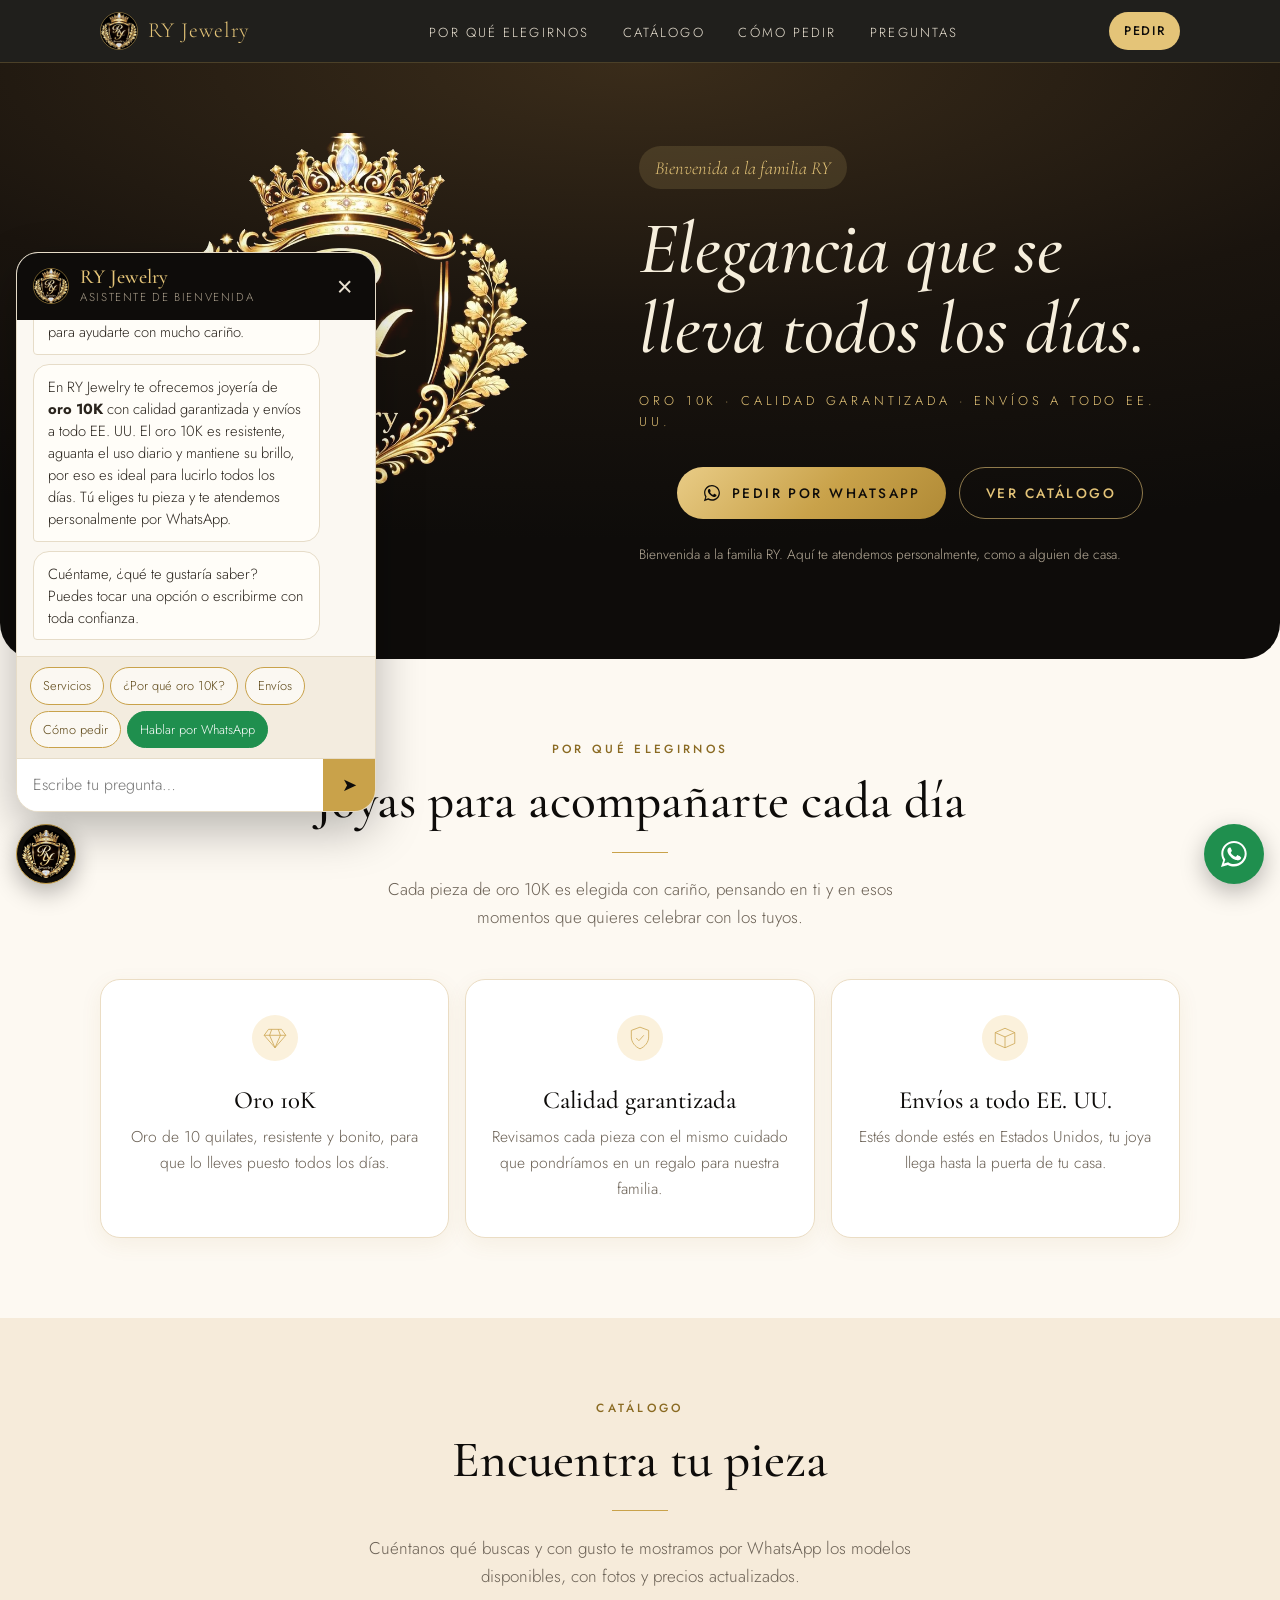
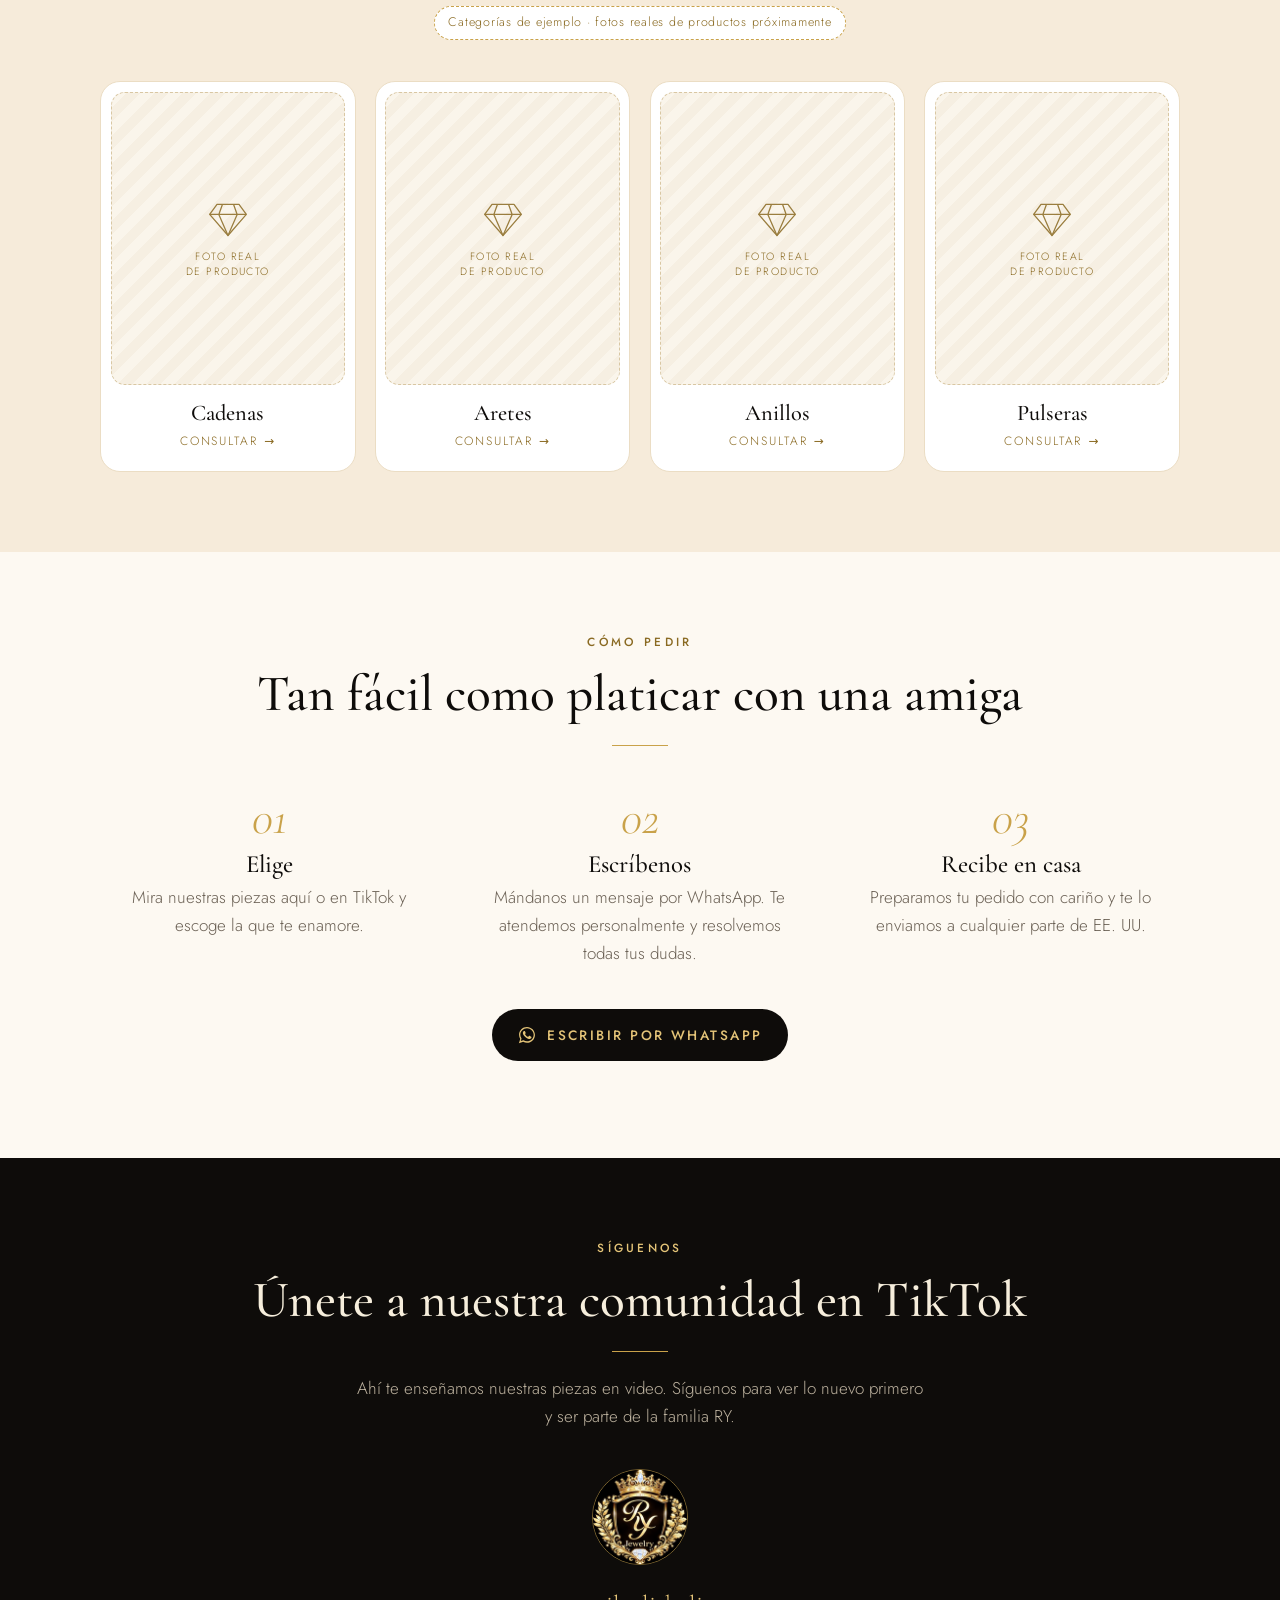
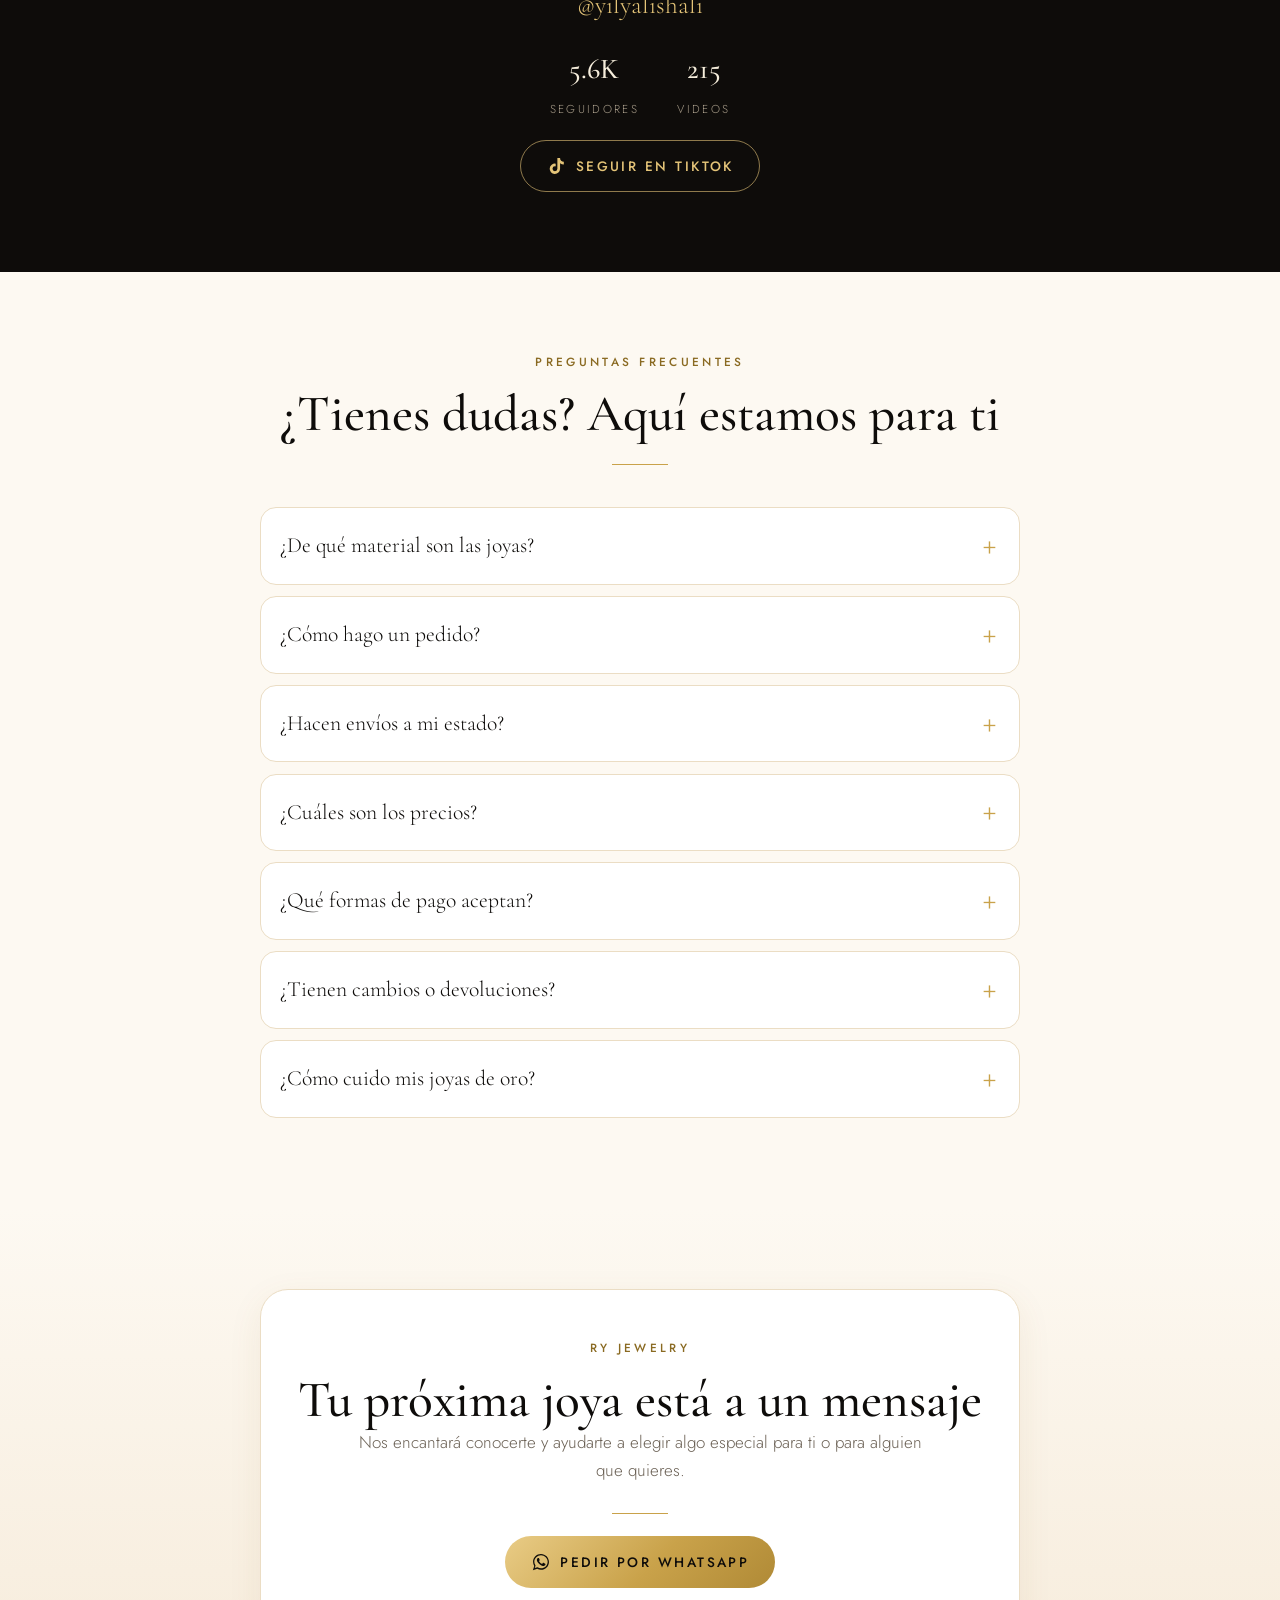
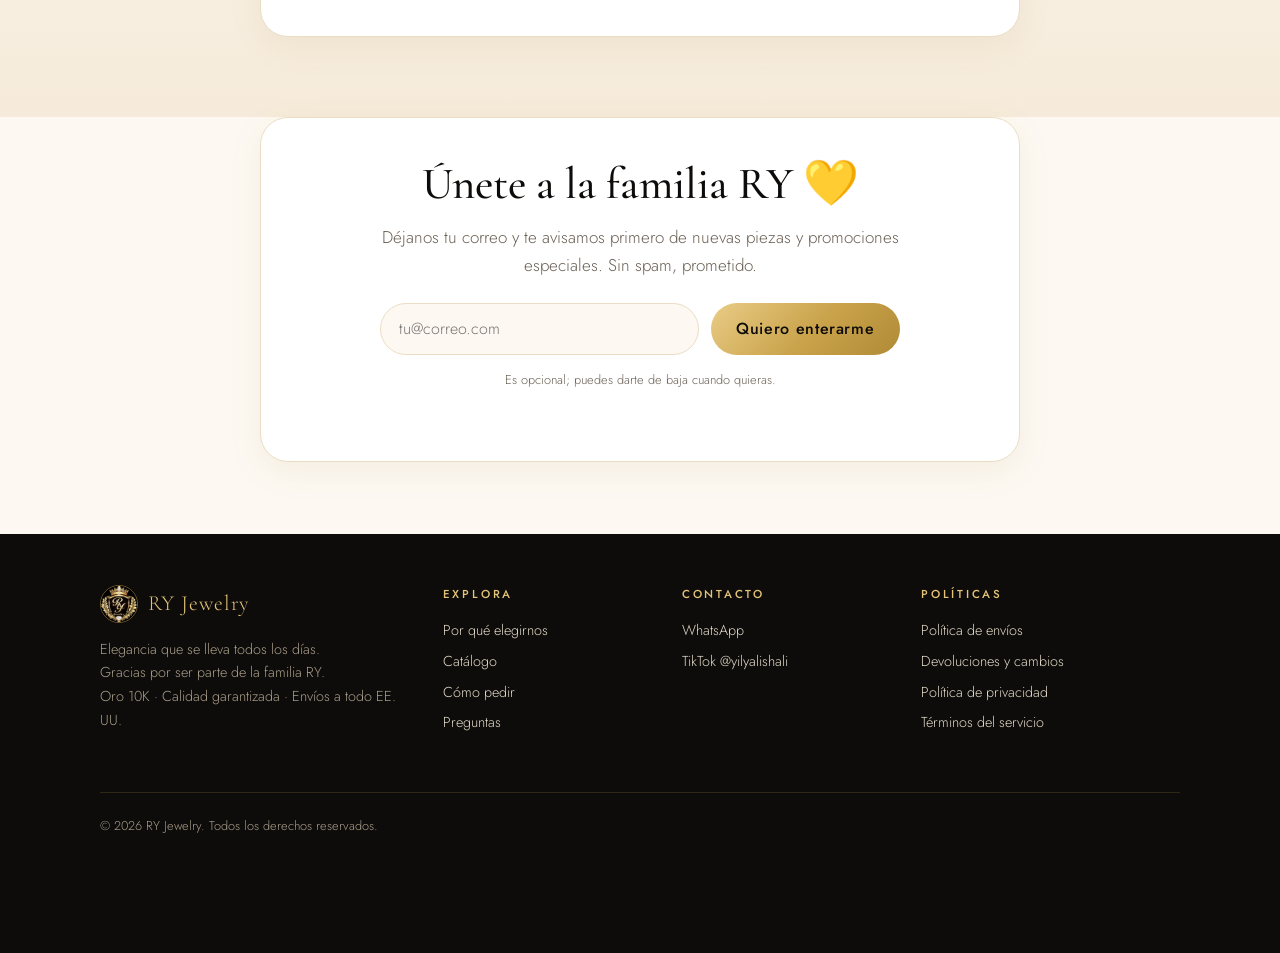
<file: index.html>
<!doctype html>
<html lang="es">
<head>
<meta charset="utf-8">
<meta name="viewport" content="width=device-width, initial-scale=1, viewport-fit=cover">
<title>RY Jewelry · Joyería de oro 10K · Envíos a todo EE. UU.</title>
<meta name="description" content="RY Jewelry: joyería de oro 10K. Elegancia que se lleva todos los días. Calidad garantizada y envíos a todo EE. UU. Pide por WhatsApp.">
<meta name="robots" content="noindex, nofollow">
<meta name="theme-color" content="#0E0C0A">
<meta property="og:type" content="website">
<meta property="og:url" content="https://jose31072000.github.io/ry-jewelry/">
<meta property="og:site_name" content="RY Jewelry">
<meta property="og:locale" content="es_US">
<meta property="og:title" content="RY Jewelry · Elegancia que se lleva todos los días">
<meta property="og:description" content="Joyería de oro 10K con calidad garantizada. Envíos a todo EE. UU. Pide por WhatsApp.">
<meta property="og:image" content="https://jose31072000.github.io/ry-jewelry/img/og.jpg">
<meta property="og:image:width" content="1200">
<meta property="og:image:height" content="630">
<meta property="og:image:alt" content="Logotipo de RY Jewelry: escudo dorado con corona y las iniciales RY">
<meta name="twitter:card" content="summary_large_image">
<meta name="twitter:title" content="RY Jewelry · Elegancia que se lleva todos los días">
<meta name="twitter:description" content="Joyería de oro 10K con calidad garantizada. Envíos a todo EE. UU.">
<meta name="twitter:image" content="https://jose31072000.github.io/ry-jewelry/img/og.jpg">
<link rel="icon" href="favicon.ico" sizes="any">
<link rel="icon" type="image/png" sizes="32x32" href="img/icon-32.png">
<link rel="apple-touch-icon" href="img/icon-180.png">
<link rel="manifest" href="site.webmanifest">
<link rel="stylesheet" href="chatbot.css">
<link rel="preconnect" href="https://fonts.googleapis.com">
<link rel="preconnect" href="https://fonts.gstatic.com" crossorigin>
<link href="https://fonts.googleapis.com/css2?family=Cormorant+Garamond:ital,wght@0,500;0,600;1,500&family=Jost:wght@300;400;500&display=swap" rel="stylesheet">
<script type="application/ld+json">
{"@context":"https://schema.org","@type":"JewelryStore","name":"RY Jewelry","slogan":"Elegancia que se lleva todos los días.","description":"Joyería de oro 10K. Calidad garantizada. Envíos a todo EE. UU.","image":"img/logo-ry.jpg","sameAs":["https://www.tiktok.com/@yilyalishali"],"areaServed":"US"}
</script>
<style>
:root{
  --ink:#0E0C0A; --ink-2:#1A1612; --ivory:#FDF9F2; --cream:#F6EBDA; --line:#EBDDC4;
  --gold:#C9A24A; --gold-2:#E4C478; --gold-deep:#8A6A22; --text:#2A241D; --muted:#6B6155;
  --wa:#1F8F4E;
  --serif:"Cormorant Garamond", "Times New Roman", Georgia, serif;
  --sans:"Jost", system-ui, -apple-system, "Segoe UI", sans-serif;
  --r:999px; --rc:20px; --max:1120px;
}
*{box-sizing:border-box}
html{scroll-behavior:smooth;-webkit-text-size-adjust:100%}
@media (prefers-reduced-motion:reduce){html{scroll-behavior:auto}*{animation:none!important;transition:none!important}}
body{margin:0;font-family:var(--sans);font-weight:300;color:var(--text);background:var(--ivory);line-height:1.65;font-size:17px}
img{max-width:100%;display:block}
a{color:inherit}
:focus-visible{outline:2px solid var(--gold);outline-offset:3px}
.skip{position:absolute;left:-999px;top:0;background:var(--gold);color:var(--ink);padding:.6rem 1rem;z-index:100}
.skip:focus{left:1rem;top:1rem}
.wrap{max-width:var(--max);margin:0 auto;padding:0 1.25rem}
.eyebrow{font-family:var(--sans);font-size:.74rem;letter-spacing:.28em;text-transform:uppercase;color:var(--gold-deep);font-weight:500;margin:0 0 .9rem}
h1,h2,h3{font-family:var(--serif);font-weight:500;line-height:1.1;margin:0;color:var(--ink)}
h2{font-size:clamp(2.1rem,6vw,3.2rem)}
h3{font-size:1.55rem}
.rule{width:56px;height:1px;background:var(--gold);margin:1.4rem 0}
.center{text-align:center}.center .rule{margin-left:auto;margin-right:auto}
section{padding:5rem 0}
.lead{color:var(--muted);max-width:36rem}
.center .lead{margin:0 auto}

/* Header */
header.top{position:sticky;top:0;z-index:40;background:rgba(14,12,10,.92);backdrop-filter:blur(8px);-webkit-backdrop-filter:blur(8px);border-bottom:1px solid rgba(201,162,74,.25)}
.top .wrap{display:flex;align-items:center;justify-content:space-between;height:62px}
.brand{display:flex;align-items:center;gap:.6rem;text-decoration:none;color:var(--gold-2);font-family:var(--serif);font-size:1.35rem;letter-spacing:.04em}
.brand img{width:38px;height:38px;border-radius:50%;border:1px solid rgba(201,162,74,.5)}
nav.links{display:none}
nav.links a{color:#E9E1D1;text-decoration:none;font-size:.82rem;letter-spacing:.16em;text-transform:uppercase;margin-left:1.8rem}
nav.links a:hover{color:var(--gold-2)}
.top .cta-sm{border-radius:99px!important;font-size:.78rem;letter-spacing:.14em;text-transform:uppercase;color:var(--ink);background:var(--gold-2);padding:.55rem .9rem;text-decoration:none;border-radius:var(--r);font-weight:500}
@media(min-width:880px){nav.links{display:block}}

/* Buttons */
.btn{display:inline-flex;align-items:center;justify-content:center;gap:.6rem;min-height:52px;padding:0 1.6rem;border-radius:var(--r);text-decoration:none;font-family:var(--sans);font-weight:500;font-size:.85rem;letter-spacing:.18em;text-transform:uppercase;transition:background .2s,color .2s,border-color .2s}
.btn-gold{background:linear-gradient(135deg,#E9CC86,#C9A24A 55%,#B08A36);color:var(--ink)}
.btn-gold:hover{filter:brightness(1.06);transform:translateY(-2px);box-shadow:0 8px 20px rgba(201,162,74,.35)}
.btn{transition:transform .2s ease,box-shadow .2s ease,background .2s,color .2s}
.btn-ghost{border:1px solid rgba(228,196,120,.6);color:var(--gold-2)}
.btn-ghost:hover{background:rgba(228,196,120,.1)}
.btn-dark{background:var(--ink);color:var(--gold-2)}
.btn-dark:hover{background:var(--ink-2)}
.btn svg{width:20px;height:20px;flex:none}

/* Hero */
.hero{border-radius:0 0 36px 36px;background:radial-gradient(120% 80% at 50% 0%,#3A2C1A 0%,#1A140E 55%,var(--ink) 100%);color:#EFE7D8;padding:3rem 0 4.5rem;text-align:center;overflow:hidden}
.hero .crest{width:min(78vw,340px);height:auto;margin:0 auto;mix-blend-mode:lighten}
@media(min-width:880px){.hero{padding:4rem 0 5rem;text-align:left}.hero .wrap{display:grid;grid-template-columns:1fr 1.1fr;align-items:center;gap:3rem}.hero .crest{width:100%;max-width:440px}.hero .actions{justify-content:flex-start;margin:2.2rem 0 0}}
.hero h1{color:#F6EEDC;font-size:clamp(2.6rem,9vw,4.6rem);font-style:italic;margin-top:1.2rem}
.hero .welcome{display:inline-block;margin:1.2rem 0 0;padding:.4rem 1rem;border-radius:99px;background:rgba(228,196,120,.14);color:var(--gold-2);font-family:var(--serif);font-style:italic;font-size:1.15rem}
.hero .sub{font-size:.8rem;letter-spacing:.3em;text-transform:uppercase;color:var(--gold-2);margin:1.2rem 0 0}
.hero .actions{display:flex;flex-direction:column;gap:.8rem;margin:2.2rem auto 0;max-width:340px}
@media(min-width:640px){.hero .actions{flex-direction:row;max-width:none;justify-content:center}}
.hero .note{margin-top:1.5rem;font-size:.85rem;color:#B9AE9B}

/* Value props */
.props{display:grid;gap:1rem;margin-top:3rem}
@media(min-width:760px){.props{grid-template-columns:repeat(3,1fr)}}
.prop{background:#fff;padding:2.2rem 1.6rem;text-align:center;border:1px solid var(--line);border-radius:var(--rc);box-shadow:0 6px 22px rgba(138,106,34,.07);transition:transform .25s ease,box-shadow .25s ease}
.prop:hover{transform:translateY(-4px);box-shadow:0 12px 30px rgba(138,106,34,.13)}
.prop .ico{background:#FBF1DC;border-radius:50%;padding:10px;width:66px;height:66px}
.prop .ico{width:46px;height:46px;margin:0 auto 1.1rem;color:var(--gold)}
.prop p{color:var(--muted);margin:.6rem 0 0;font-size:.98rem}

/* Catalog */
.cat-bg{background:var(--cream)}
.tag-note{background:#fff;display:inline-block;margin-top:1rem;font-size:.78rem;letter-spacing:.06em;color:var(--gold-deep);border:1px dashed var(--gold);padding:.35rem .8rem;border-radius:99px}
.grid{display:grid;grid-template-columns:1fr 1fr;gap:.9rem;margin-top:2.6rem}
@media(min-width:880px){.grid{grid-template-columns:repeat(4,1fr);gap:1.2rem}}
.card{background:#fff;border:1px solid var(--line);border-radius:var(--rc);overflow:hidden;transition:transform .25s ease,box-shadow .25s ease;display:flex;flex-direction:column;text-decoration:none;color:inherit}
.card:hover{transform:translateY(-4px);box-shadow:0 12px 30px rgba(138,106,34,.13)}
.card:hover .ph{border-color:var(--gold)}
.ph{position:relative;aspect-ratio:4/5;margin:.6rem;border:1px dashed #D9C7A3;border-radius:14px;display:flex;flex-direction:column;align-items:center;justify-content:center;gap:.6rem;background:repeating-linear-gradient(135deg,#FAF5EB 0 10px,#F6EFE2 10px 20px);color:var(--gold-deep);text-align:center;padding:.8rem;transition:border-color .2s}
.ph svg{width:44px;height:44px;opacity:.85}
.ph small{font-size:.66rem;letter-spacing:.14em;text-transform:uppercase;line-height:1.4}
.card .meta{padding:.4rem 1rem 1.1rem}
.card h3{font-size:1.4rem}
.card .ask{font-size:.75rem;letter-spacing:.16em;text-transform:uppercase;color:var(--gold-deep);margin-top:.3rem;display:inline-block}

/* Steps */
.steps{list-style:none;padding:0;margin:3rem 0 0;display:grid;gap:2rem;counter-reset:s}
@media(min-width:760px){.steps{grid-template-columns:repeat(3,1fr)}}
.steps li{counter-increment:s;text-align:center;padding:0 .5rem}
.steps li::before{content:counter(s,decimal-leading-zero);display:block;font-family:var(--serif);font-size:3rem;font-style:italic;color:var(--gold);line-height:1}
.steps h3{margin:.6rem 0 .3rem}
.steps p{color:var(--muted);margin:0}

/* TikTok */
.tt{background:var(--ink);color:#E9E1D1}
.tt h2{color:#F6EEDC}
.tt .lead{color:#BDB29F}
.tt-card{display:flex;flex-direction:column;align-items:center;gap:1.2rem;margin-top:2.4rem}
.tt-card img{width:96px;height:96px;border-radius:50%;border:1px solid rgba(201,162,74,.6)}
.tt-handle{font-family:var(--serif);font-size:1.6rem;color:var(--gold-2)}
.stats{display:flex;gap:2.4rem;justify-content:center}
.stats div{text-align:center}
.stats strong{display:block;font-family:var(--serif);font-size:1.8rem;font-weight:500;color:#F6EEDC}
.stats span{font-size:.72rem;letter-spacing:.2em;text-transform:uppercase;color:#A89D8A}

/* FAQ */
.faq{max-width:760px;margin:2.6rem auto 0}
details{background:#fff;border:1px solid var(--line);border-radius:16px;padding:0 1.2rem;margin-bottom:.7rem}
summary:hover{color:var(--gold-deep)}
summary{transition:color .2s;cursor:pointer;list-style:none;padding:1.25rem 2.2rem 1.25rem 0;position:relative;font-family:var(--serif);font-size:1.35rem;color:var(--ink)}
summary::-webkit-details-marker{display:none}
summary::after{content:"+";position:absolute;right:.2rem;top:50%;transform:translateY(-50%);font-family:var(--sans);font-weight:300;font-size:1.6rem;color:var(--gold)}
details[open] summary::after{content:"–"}
details p{margin:0 0 1.3rem;color:var(--muted)}
details a{color:var(--gold-deep)}

/* Final CTA */
.final{background:linear-gradient(180deg,var(--ivory),var(--cream));text-align:center}
.final .wrap{background:#fff;border:1px solid var(--line);border-radius:28px;padding:3rem 1.4rem;max-width:760px;box-shadow:0 10px 34px rgba(138,106,34,.08)}

/* Newsletter opcional */
.news{padding:0 0 4.5rem;text-align:center;scroll-margin-top:78px}
.news .card{background:#fff;border:1px solid var(--line);border-radius:28px;padding:2.6rem 1.4rem 2.2rem;max-width:760px;margin:0 auto;box-shadow:0 10px 34px rgba(138,106,34,.08)}
.news h2{font-size:clamp(2rem,5vw,2.8rem)}
.news .lead{color:var(--muted);max-width:36rem;margin:.85rem auto 0}
.news form{display:flex;flex-direction:column;align-items:stretch;gap:.7rem;margin:1.5rem auto 0;width:min(100%,520px)}
@media(min-width:680px){.news form{flex-direction:row;align-items:center}}
.news input{flex:1;min-width:0;width:100%;min-height:52px;border-radius:var(--r);border:1px solid var(--line);background:var(--ivory);color:var(--text);padding:0 1.15rem;font:inherit;font-size:16px}
.news .btn{border:0;cursor:pointer;letter-spacing:.04em;text-transform:none;font-size:1rem}
@media(max-width:679px){.news .btn{width:100%}}
.news .fine{margin:.9rem 0 0;font-size:.8rem;color:var(--muted)}
.news .msg{margin:.75rem auto 0;min-height:1.5em;max-width:36rem;font-size:.98rem}
.news .msg[data-state="error"]{color:#8A3A22}
.news .msg[data-state="ok"]{color:var(--ink)}
.news .msg a{color:var(--gold-deep);font-weight:500}

/* Footer */
footer{background:var(--ink);color:#A89D8A;padding:3.2rem 0 6.5rem;font-size:.9rem}
footer .wrap{display:grid;gap:2rem}
@media(min-width:760px){footer .wrap{grid-template-columns:1fr 1fr}}
@media(min-width:1040px){footer .wrap{grid-template-columns:1.5fr 1fr 1fr 1.25fr}}
footer h4{font-family:var(--sans);font-size:.72rem;letter-spacing:.24em;text-transform:uppercase;color:var(--gold-2);margin:0 0 .9rem;font-weight:500}
footer ul{list-style:none;padding:0;margin:0}
footer li{margin:.45rem 0}
footer a{color:#E2D9C8;text-decoration:none}
footer a:hover{color:var(--gold-2)}
footer .brand{margin-bottom:.8rem}
footer .copy{grid-column:1/-1;border-top:1px solid rgba(201,162,74,.18);padding-top:1.4rem;font-size:.8rem}

/* Floating WhatsApp */
.wa-float{position:fixed;right:16px;bottom:calc(16px + env(safe-area-inset-bottom));z-index:60;width:60px;height:60px;border-radius:50%;background:var(--wa);color:#fff;display:flex;align-items:center;justify-content:center;box-shadow:0 8px 24px rgba(0,0,0,.28);text-decoration:none}
.wa-float{transition:transform .2s ease}.wa-float:hover{background:#18763F;transform:scale(1.07)}
.wa-float svg{width:32px;height:32px}
.sr{position:absolute;width:1px;height:1px;overflow:hidden;clip:rect(0 0 0 0);white-space:nowrap}
</style>
</head>
<body>
<a class="skip" href="#contenido">Saltar al contenido</a>

<svg width="0" height="0" style="position:absolute" aria-hidden="true">
  <symbol id="i-wa" viewBox="0 0 32 32"><path fill="currentColor" d="M16 3C9 3 3.3 8.6 3.3 15.6c0 2.4.7 4.7 1.9 6.7L3 29l6.9-2.1c1.9 1 4 1.6 6.1 1.6 7 0 12.7-5.7 12.7-12.7S23 3 16 3zm0 23.1c-2 0-3.9-.6-5.5-1.6l-.4-.2-4.1 1.2 1.3-4-.3-.4c-1.1-1.7-1.7-3.6-1.7-5.6C5.3 9.8 10.1 5 16 5s10.7 4.8 10.7 10.6S21.9 26.1 16 26.1zm5.9-7.9c-.3-.2-1.9-.9-2.2-1-.3-.1-.5-.2-.7.2-.2.3-.8 1-1 1.2-.2.2-.4.2-.7.1-.3-.2-1.4-.5-2.6-1.6-1-.9-1.6-1.9-1.8-2.2-.2-.3 0-.5.1-.7l.5-.6c.2-.2.2-.3.3-.6.1-.2 0-.4 0-.6l-1-2.4c-.3-.6-.5-.5-.7-.5h-.6c-.2 0-.6.1-.9.4-.3.3-1.2 1.2-1.2 2.9s1.2 3.3 1.4 3.6c.2.2 2.4 3.7 5.8 5.1 2.9 1.1 3.4.9 4.1.8.6-.1 1.9-.8 2.2-1.5.3-.8.3-1.4.2-1.5-.1-.2-.3-.3-.6-.4z"/></symbol>
  <symbol id="i-tt" viewBox="0 0 32 32"><path fill="currentColor" d="M22.5 3h-4.3v17.4a3.9 3.9 0 1 1-3.9-3.9c.4 0 .8.1 1.2.2v-4.4a8.3 8.3 0 1 0 7 8.2v-8.8a10.3 10.3 0 0 0 6 1.9V9.3a6 6 0 0 1-6-6.3z"/></symbol>
  <symbol id="i-gem" viewBox="0 0 48 48"><g fill="none" stroke="currentColor" stroke-width="1.4" stroke-linejoin="round"><path d="M12 8h24l8 11-20 23L4 19z"/><path d="M4 19h40M18 8l-4 11 10 23 10-23-4-11"/></g></symbol>
</svg>

<header class="top">
  <div class="wrap">
    <a class="brand" href="#inicio" aria-label="RY Jewelry, inicio"><img src="img/icon-192.png" alt="" width="38" height="38">RY Jewelry</a>
    <nav class="links" aria-label="Principal">
      <a href="#por-que">Por qué elegirnos</a>
      <a href="#catalogo">Catálogo</a>
      <a href="#como-pedir">Cómo pedir</a>
      <a href="#preguntas">Preguntas</a>
    </nav>
    <a class="cta-sm" href="https://wa.me/message/3DJVH3QBPEJBI1" target="_blank" rel="noopener">Pedir</a>
  </div>
</header>

<main id="contenido">
  <section class="hero" id="inicio" aria-labelledby="hero-title">
    <div class="wrap">
      <div><img class="crest" src="img/logo-ry.jpg" width="800" height="800" alt="Logotipo de RY Jewelry: escudo dorado con corona, laureles, un diamante y las iniciales RY"></div>
      <div><p class="welcome">Bienvenida a la familia RY</p>
      <h1 id="hero-title">Elegancia que se lleva todos los días.</h1>
      <p class="sub">Oro 10K · Calidad garantizada · Envíos a todo EE. UU.</p>
      <div class="actions">
        <a class="btn btn-gold" href="https://wa.me/message/3DJVH3QBPEJBI1" target="_blank" rel="noopener"><svg aria-hidden="true"><use href="#i-wa"/></svg>Pedir por WhatsApp</a>
        <a class="btn btn-ghost" href="#catalogo">Ver catálogo</a>
      </div>
      <p class="note">Bienvenida a la familia RY. Aquí te atendemos personalmente, como a alguien de casa.</p></div>
    </div>
  </section>

  <section id="por-que" aria-labelledby="pq-title">
    <div class="wrap center">
      <p class="eyebrow">Por qué elegirnos</p>
      <h2 id="pq-title">Joyas para acompañarte cada día</h2>
      <div class="rule"></div>
      <p class="lead">Cada pieza de oro 10K es elegida con cariño, pensando en ti y en esos momentos que quieres celebrar con los tuyos.</p>
      <div class="props">
        <div class="prop">
          <svg class="ico" aria-hidden="true"><use href="#i-gem"/></svg>
          <h3>Oro 10K</h3>
          <p>Oro de 10 quilates, resistente y bonito, para que lo lleves puesto todos los días.</p>
        </div>
        <div class="prop">
          <svg class="ico" viewBox="0 0 48 48" aria-hidden="true"><g fill="none" stroke="currentColor" stroke-width="1.4" stroke-linejoin="round"><path d="M24 4l16 6v12c0 10-7 18-16 22C15 40 8 32 8 22V10z"/><path d="M17 24l5 5 9-10"/></g></svg>
          <h3>Calidad garantizada</h3>
          <p>Revisamos cada pieza con el mismo cuidado que pondríamos en un regalo para nuestra familia.</p>
        </div>
        <div class="prop">
          <svg class="ico" viewBox="0 0 48 48" aria-hidden="true"><g fill="none" stroke="currentColor" stroke-width="1.4" stroke-linejoin="round"><path d="M6 14l18-8 18 8v20l-18 8-18-8z"/><path d="M6 14l18 8 18-8M24 22v20"/></g></svg>
          <h3>Envíos a todo EE. UU.</h3>
          <p>Estés donde estés en Estados Unidos, tu joya llega hasta la puerta de tu casa.</p>
        </div>
      </div>
    </div>
  </section>

  <section class="cat-bg" id="catalogo" aria-labelledby="cat-title">
    <div class="wrap center">
      <p class="eyebrow">Catálogo</p>
      <h2 id="cat-title">Encuentra tu pieza</h2>
      <div class="rule"></div>
      <p class="lead">Cuéntanos qué buscas y con gusto te mostramos por WhatsApp los modelos disponibles, con fotos y precios actualizados.</p>
      <span class="tag-note">Categorías de ejemplo · fotos reales de productos próximamente</span>
      <div class="grid">
        <a class="card" href="https://wa.me/message/3DJVH3QBPEJBI1" target="_blank" rel="noopener" aria-label="Consultar cadenas por WhatsApp">
          <div class="ph" role="img" aria-label="Espacio reservado para foto real de cadenas"><svg aria-hidden="true"><use href="#i-gem"/></svg><small>Foto real<br>de producto</small></div>
          <div class="meta"><h3>Cadenas</h3><span class="ask">Consultar →</span></div>
        </a>
        <a class="card" href="https://wa.me/message/3DJVH3QBPEJBI1" target="_blank" rel="noopener" aria-label="Consultar aretes por WhatsApp">
          <div class="ph" role="img" aria-label="Espacio reservado para foto real de aretes"><svg aria-hidden="true"><use href="#i-gem"/></svg><small>Foto real<br>de producto</small></div>
          <div class="meta"><h3>Aretes</h3><span class="ask">Consultar →</span></div>
        </a>
        <a class="card" href="https://wa.me/message/3DJVH3QBPEJBI1" target="_blank" rel="noopener" aria-label="Consultar anillos por WhatsApp">
          <div class="ph" role="img" aria-label="Espacio reservado para foto real de anillos"><svg aria-hidden="true"><use href="#i-gem"/></svg><small>Foto real<br>de producto</small></div>
          <div class="meta"><h3>Anillos</h3><span class="ask">Consultar →</span></div>
        </a>
        <a class="card" href="https://wa.me/message/3DJVH3QBPEJBI1" target="_blank" rel="noopener" aria-label="Consultar pulseras por WhatsApp">
          <div class="ph" role="img" aria-label="Espacio reservado para foto real de pulseras"><svg aria-hidden="true"><use href="#i-gem"/></svg><small>Foto real<br>de producto</small></div>
          <div class="meta"><h3>Pulseras</h3><span class="ask">Consultar →</span></div>
        </a>
      </div>
    </div>
  </section>

  <section id="como-pedir" aria-labelledby="cp-title">
    <div class="wrap center">
      <p class="eyebrow">Cómo pedir</p>
      <h2 id="cp-title">Tan fácil como platicar con una amiga</h2>
      <div class="rule"></div>
      <ol class="steps">
        <li><h3>Elige</h3><p>Mira nuestras piezas aquí o en TikTok y escoge la que te enamore.</p></li>
        <li><h3>Escríbenos</h3><p>Mándanos un mensaje por WhatsApp. Te atendemos personalmente y resolvemos todas tus dudas.</p></li>
        <li><h3>Recibe en casa</h3><p>Preparamos tu pedido con cariño y te lo enviamos a cualquier parte de EE. UU.</p></li>
      </ol>
      <p style="margin-top:2.6rem"><a class="btn btn-dark" href="https://wa.me/message/3DJVH3QBPEJBI1" target="_blank" rel="noopener"><svg aria-hidden="true"><use href="#i-wa"/></svg>Escribir por WhatsApp</a></p>
    </div>
  </section>

  <section class="tt" id="tiktok" aria-labelledby="tt-title">
    <div class="wrap center">
      <p class="eyebrow" style="color:var(--gold-2)">Síguenos</p>
      <h2 id="tt-title">Únete a nuestra comunidad en TikTok</h2>
      <div class="rule"></div>
      <p class="lead">Ahí te enseñamos nuestras piezas en video. Síguenos para ver lo nuevo primero y ser parte de la familia RY.</p>
      <div class="tt-card">
        <img src="img/icon-192.png" alt="" width="96" height="96">
        <span class="tt-handle">@yilyalishali</span>
        <div class="stats">
          <div><strong>5.6K</strong><span>Seguidores</span></div>
          <div><strong>215</strong><span>Videos</span></div>
        </div>
        <a class="btn btn-ghost" href="https://www.tiktok.com/@yilyalishali" target="_blank" rel="noopener"><svg aria-hidden="true"><use href="#i-tt"/></svg>Seguir en TikTok</a>
      </div>
    </div>
  </section>

  <section id="preguntas" aria-labelledby="faq-title">
    <div class="wrap center">
      <p class="eyebrow">Preguntas frecuentes</p>
      <h2 id="faq-title">¿Tienes dudas? Aquí estamos para ti</h2>
      <div class="rule"></div>
    </div>
    <div class="wrap">
      <div class="faq">
        <details><summary>¿De qué material son las joyas?</summary><p>Nuestra joyería es de oro 10K. Si quieres detalles de una pieza en particular, <a href="https://wa.me/message/3DJVH3QBPEJBI1" target="_blank" rel="noopener">consúltanos por WhatsApp</a>.</p></details>
        <details><summary>¿Cómo hago un pedido?</summary><p>Escríbenos por WhatsApp con la pieza que te gustó y te acompañamos paso a paso, sin prisas.</p></details>
        <details><summary>¿Hacen envíos a mi estado?</summary><p>Sí, hacemos envíos a todo EE. UU. Para tiempos y costos de envío, consúltanos por WhatsApp o lee la <a href="envios.html">política de envíos</a>.</p></details>
        <details><summary>¿Cuáles son los precios?</summary><p>Los precios varían según la pieza. Consúltanos por WhatsApp y te compartimos los precios actualizados.</p></details>
        <details><summary>¿Qué formas de pago aceptan?</summary><p>Consúltanos por WhatsApp y te indicamos las opciones de pago disponibles.</p></details>
        <details><summary>¿Tienen cambios o devoluciones?</summary><p>Consúltanos por WhatsApp para conocer nuestras políticas antes de tu compra, y lee <a href="devoluciones.html">devoluciones y cambios</a>.</p></details>
        <details><summary>¿Cómo cuido mis joyas de oro?</summary><p>Como recomendación general, guarda cada pieza por separado, evita el contacto con perfumes y químicos fuertes, y límpiala con un paño suave y seco.</p></details>
      </div>
    </div>
  </section>

  <section class="final" aria-labelledby="final-title">
    <div class="wrap">
      <p class="eyebrow">RY Jewelry</p>
      <h2 id="final-title">Tu próxima joya está a un mensaje</h2>
      <p class="lead" style="margin:0 auto 1.8rem">Nos encantará conocerte y ayudarte a elegir algo especial para ti o para alguien que quieres.</p>
      <div class="rule" style="margin-left:auto;margin-right:auto"></div>
      <a class="btn btn-gold" href="https://wa.me/message/3DJVH3QBPEJBI1" target="_blank" rel="noopener"><svg aria-hidden="true"><use href="#i-wa"/></svg>Pedir por WhatsApp</a>
    </div>
  </section>

  <section class="news" id="newsletter" aria-labelledby="news-title">
    <div class="wrap">
      <div class="card">
        <h2 id="news-title">Únete a la familia RY&nbsp;💛</h2>
        <p class="lead">Déjanos tu correo y te avisamos primero de nuevas piezas y promociones especiales. Sin spam, prometido.</p>
        <form id="boletin" novalidate>
          <label class="sr" for="correo">Tu correo</label>
          <input id="correo" name="email" type="email" inputmode="email" autocomplete="email" placeholder="tu@correo.com" maxlength="200" aria-describedby="boletin-nota boletin-msg">
          <button class="btn btn-gold" type="submit">Quiero enterarme</button>
        </form>
        <p class="fine" id="boletin-nota">Es opcional; puedes darte de baja cuando quieras.</p>
        <p class="msg" id="boletin-msg" role="status" aria-live="polite"></p>
      </div>
    </div>
    <!-- PROVISIONAL: conectar proveedor de newsletter -->
    <script>
    (function () {
      var WA = 'https://wa.me/message/3DJVH3QBPEJBI1';
      var form = document.getElementById('boletin');
      var input = document.getElementById('correo');
      var msg = document.getElementById('boletin-msg');

      function correoValido(value) {
        return /^[^\s@]+@[^\s@]+\.[^\s@]{2,}$/.test(value);
      }

      // Sustituye esta función por Mailchimp, Brevo o Formspree.
      // Hoy no envía el correo a ningún servicio.
      function suscribirNewsletter(email) {
        window.open(WA, '_blank', 'noopener');
        return Promise.resolve({ ok: true, via: 'whatsapp', email: email });
      }

      function mensajeGracias() {
        msg.dataset.state = 'ok';
        msg.textContent = '';
        msg.append('¡Gracias! Envíanos el mensaje por ');
        var link = document.createElement('a');
        link.href = WA;
        link.target = '_blank';
        link.rel = 'noopener';
        link.textContent = 'WhatsApp';
        msg.append(link);
        msg.append(' para confirmar tu suscripción 💛');
      }

      form.addEventListener('submit', function (event) {
        event.preventDefault();
        var email = input.value.trim();
        if (!correoValido(email)) {
          msg.dataset.state = 'error';
          msg.textContent = 'Revisa tu correo: parece que le falta algo.';
          input.setAttribute('aria-invalid', 'true');
          input.focus();
          return;
        }
        input.removeAttribute('aria-invalid');
        suscribirNewsletter(email).then(mensajeGracias);
      });
    })();
    </script>
  </section>
</main>

<footer>
  <div class="wrap">
    <div>
      <a class="brand" href="#inicio"><img src="img/icon-192.png" alt="" width="38" height="38">RY Jewelry</a>
      <p>Elegancia que se lleva todos los días.<br>Gracias por ser parte de la familia RY.<br>Oro 10K · Calidad garantizada · Envíos a todo EE. UU.</p>
    </div>
    <div>
      <h4>Explora</h4>
      <ul><li><a href="#por-que">Por qué elegirnos</a></li><li><a href="#catalogo">Catálogo</a></li><li><a href="#como-pedir">Cómo pedir</a></li><li><a href="#preguntas">Preguntas</a></li></ul>
    </div>
    <div>
      <h4>Contacto</h4>
      <ul><li><a href="https://wa.me/message/3DJVH3QBPEJBI1" target="_blank" rel="noopener">WhatsApp</a></li><li><a href="https://www.tiktok.com/@yilyalishali" target="_blank" rel="noopener">TikTok @yilyalishali</a></li></ul>
    </div>
    <div>
      <h4>Políticas</h4>
      <ul>
        <li><a href="envios.html">Política de envíos</a></li>
        <li><a href="devoluciones.html">Devoluciones y cambios</a></li>
        <li><a href="privacidad.html">Política de privacidad</a></li>
        <li><a href="terminos.html">Términos del servicio</a></li>
      </ul>
    </div>
    <p class="copy">© <span id="y">2026</span> RY Jewelry. Todos los derechos reservados.</p>
  </div>
</footer>

<a class="wa-float" href="https://wa.me/message/3DJVH3QBPEJBI1" target="_blank" rel="noopener" aria-label="Pedir por WhatsApp (se abre en una nueva pestaña)"><svg aria-hidden="true"><use href="#i-wa"/></svg></a>
<script src="chatbot.js" defer></script>
<script>document.getElementById('y').textContent=new Date().getFullYear();</script>
</body>
</html>
</file>
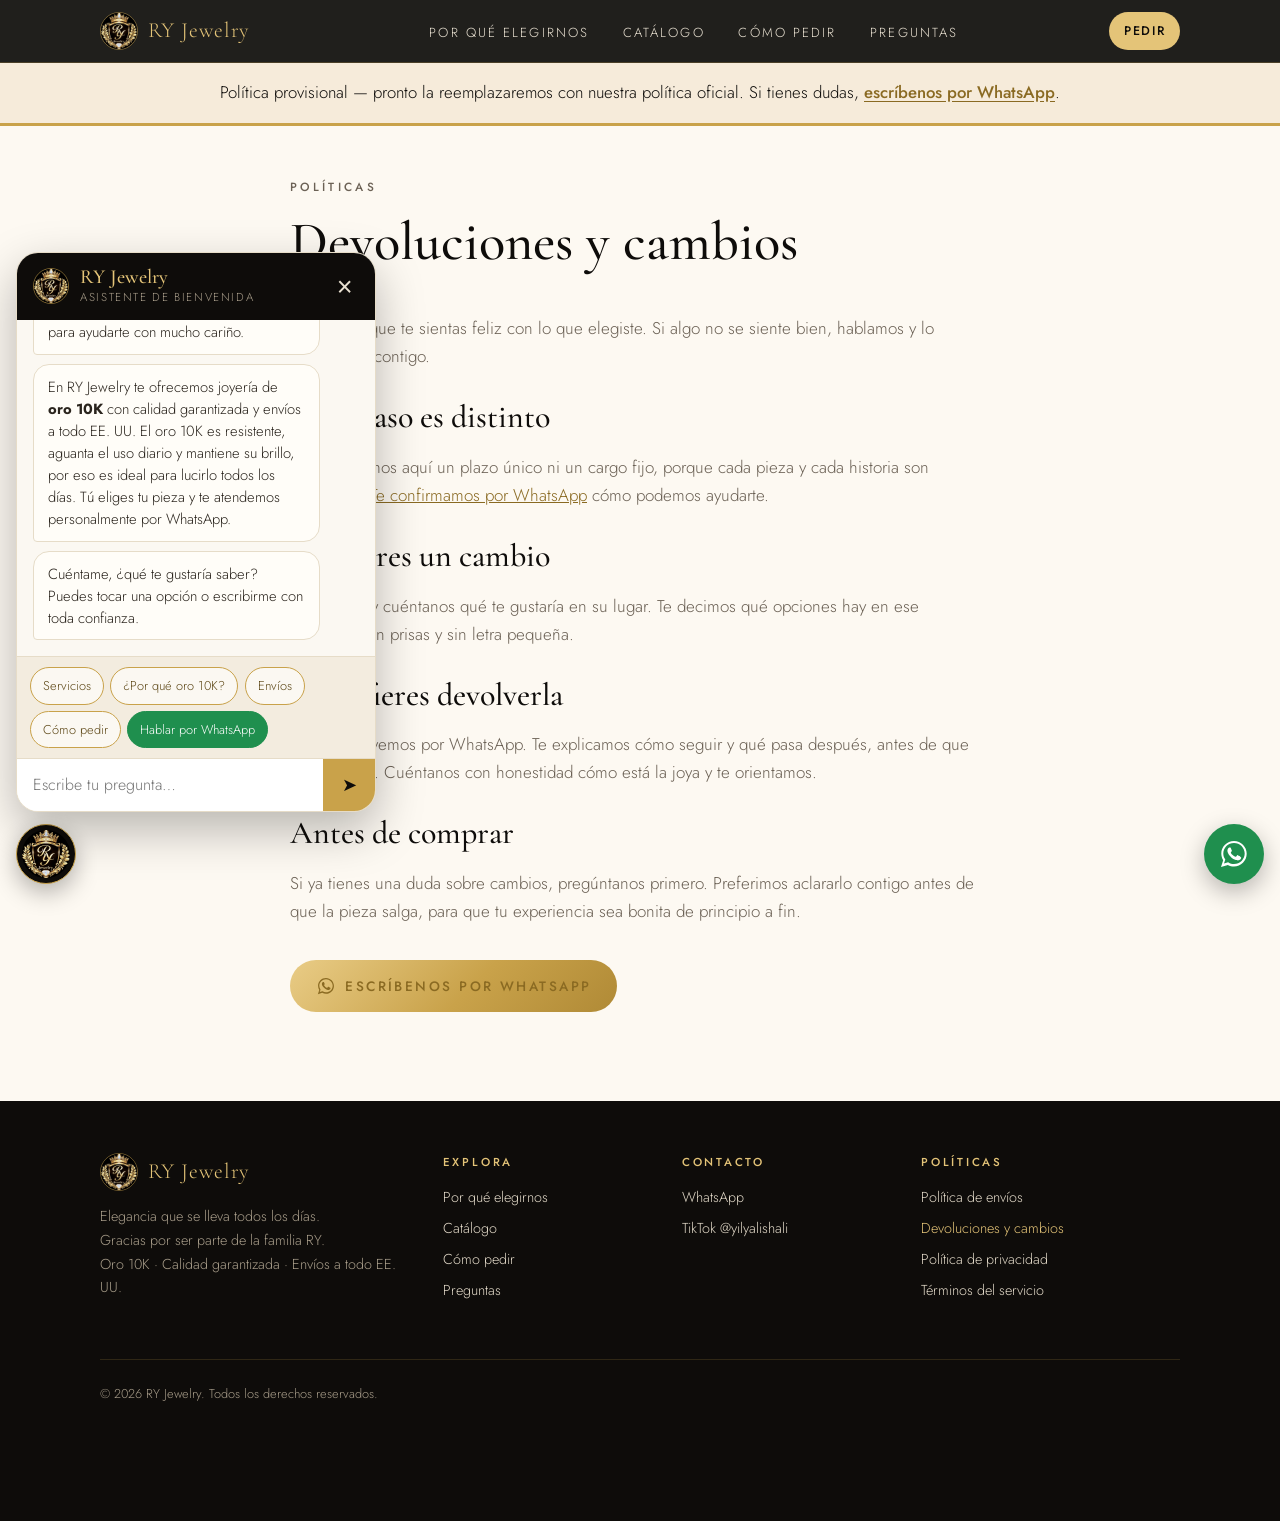
<file: devoluciones.html>
<!doctype html>
<html lang="es">
<head>
<meta charset="utf-8">
<meta name="viewport" content="width=device-width, initial-scale=1, viewport-fit=cover">
<title>Devoluciones y cambios · RY Jewelry</title>
<meta name="description" content="Política provisional de devoluciones y cambios de RY Jewelry. Cada caso se confirma por WhatsApp.">
<meta name="robots" content="noindex, nofollow">
<meta name="theme-color" content="#0E0C0A">
<link rel="icon" href="favicon.ico" sizes="any">
<link rel="icon" type="image/png" sizes="32x32" href="img/icon-32.png">
<link rel="apple-touch-icon" href="img/icon-180.png">
<link rel="manifest" href="site.webmanifest">
<link rel="stylesheet" href="chatbot.css">
<link rel="preconnect" href="https://fonts.googleapis.com">
<link rel="preconnect" href="https://fonts.gstatic.com" crossorigin>
<link href="https://fonts.googleapis.com/css2?family=Cormorant+Garamond:ital,wght@0,500;0,600;1,500&family=Jost:wght@300;400;500&display=swap" rel="stylesheet">
<style>
:root{
  --ink:#0E0C0A; --ink-2:#1A1612; --ivory:#FDF9F2; --cream:#F6EBDA; --line:#EBDDC4;
  --gold:#C9A24A; --gold-2:#E4C478; --gold-deep:#8A6A22; --text:#2A241D; --muted:#6B6155;
  --wa:#1F8F4E;
  --serif:"Cormorant Garamond", "Times New Roman", Georgia, serif;
  --sans:"Jost", system-ui, -apple-system, "Segoe UI", sans-serif;
  --r:999px; --max:1120px;
}
*{box-sizing:border-box}
html{scroll-behavior:smooth;-webkit-text-size-adjust:100%}
@media (prefers-reduced-motion:reduce){html{scroll-behavior:auto}*{animation:none!important;transition:none!important}}
body{margin:0;font-family:var(--sans);font-weight:300;color:var(--text);background:var(--ivory);line-height:1.65;font-size:17px}
img{max-width:100%;display:block}
a{color:inherit}
:focus-visible{outline:2px solid var(--gold);outline-offset:3px}
.skip{position:absolute;left:-999px;top:0;background:var(--gold);color:var(--ink);padding:.6rem 1rem;z-index:100}
.skip:focus{left:1rem;top:1rem}
.wrap{max-width:var(--max);margin:0 auto;padding:0 1.25rem}
.eyebrow{font-size:.74rem;letter-spacing:.28em;text-transform:uppercase;color:var(--gold-deep);font-weight:500;margin:0 0 .9rem}
h1,h2{font-family:var(--serif);font-weight:500;line-height:1.15;margin:0;color:var(--ink)}
h1{font-size:clamp(2.2rem,6vw,3.4rem)}
h2{font-size:clamp(1.55rem,3vw,2rem);margin:1.8rem 0 .45rem}
.rule{width:56px;height:1px;background:var(--gold);margin:1.2rem 0 1.3rem}
header.top{position:sticky;top:0;z-index:40;background:rgba(14,12,10,.92);backdrop-filter:blur(8px);-webkit-backdrop-filter:blur(8px);border-bottom:1px solid rgba(201,162,74,.25)}
.top .wrap{display:flex;align-items:center;justify-content:space-between;height:62px;gap:1rem}
.brand{display:flex;align-items:center;gap:.6rem;text-decoration:none;color:var(--gold-2);font-family:var(--serif);font-size:1.35rem;letter-spacing:.04em}
.brand img{width:38px;height:38px;border-radius:50%;border:1px solid rgba(201,162,74,.5)}
nav.links{display:none}
nav.links a{color:#E9E1D1;text-decoration:none;font-size:.82rem;letter-spacing:.16em;text-transform:uppercase;margin-left:1.8rem}
nav.links a:hover{color:var(--gold-2)}
.top .cta-sm{font-size:.78rem;letter-spacing:.14em;text-transform:uppercase;color:var(--ink);background:var(--gold-2);padding:.55rem .9rem;text-decoration:none;border-radius:var(--r);font-weight:500;white-space:nowrap}
@media(min-width:880px){nav.links{display:block}}
.btn{display:inline-flex;align-items:center;justify-content:center;gap:.6rem;min-height:52px;padding:0 1.6rem;border-radius:var(--r);text-decoration:none;font-family:var(--sans);font-weight:500;font-size:.85rem;letter-spacing:.18em;text-transform:uppercase}
.btn-gold{background:linear-gradient(135deg,#E9CC86,#C9A24A 55%,#B08A36);color:var(--ink)}
.btn-gold:hover{filter:brightness(1.06)}
.btn svg{width:20px;height:20px;flex:none}
.banner-prov{background:var(--cream);color:var(--ink);border-bottom:3px solid var(--gold)}
.banner-prov p{max-width:var(--max);margin:0 auto;padding:1rem 1.25rem;text-align:center;font-size:1.05rem;color:var(--ink)}
.banner-prov a{color:var(--gold-deep);font-weight:500;text-underline-offset:3px}
.policy{padding:3.2rem 0 4.5rem}
.policy .sheet{max-width:740px}
.policy .lead,.policy p,.policy li{color:var(--muted)}
.policy a{color:var(--gold-deep)}
.policy .cta{margin-top:2.2rem}
footer{background:var(--ink);color:#A89D8A;padding:3.2rem 0 6.5rem;font-size:.9rem}
footer .wrap{display:grid;gap:2rem}
@media(min-width:760px){footer .wrap{grid-template-columns:1fr 1fr}}
@media(min-width:1040px){footer .wrap{grid-template-columns:1.5fr 1fr 1fr 1.25fr}}
footer h4{font-family:var(--sans);font-size:.72rem;letter-spacing:.24em;text-transform:uppercase;color:var(--gold-2);margin:0 0 .9rem;font-weight:500}
footer ul{list-style:none;padding:0;margin:0}
footer li{margin:.45rem 0}
footer a{color:#E2D9C8;text-decoration:none}
footer a:hover{color:var(--gold-2)}
footer a[aria-current="page"]{color:var(--gold-2)}
footer .brand{margin-bottom:.8rem}
footer .copy{grid-column:1/-1;border-top:1px solid rgba(201,162,74,.18);padding-top:1.4rem;font-size:.8rem}
.wa-float{position:fixed;right:16px;bottom:calc(16px + env(safe-area-inset-bottom));z-index:60;width:60px;height:60px;border-radius:50%;background:var(--wa);color:#fff;display:flex;align-items:center;justify-content:center;box-shadow:0 8px 24px rgba(0,0,0,.28);text-decoration:none}
.wa-float:hover{background:#18763F}
.wa-float svg{width:32px;height:32px}
.sr{position:absolute;width:1px;height:1px;overflow:hidden;clip:rect(0 0 0 0);white-space:nowrap}
</style>
</head>
<body>
<a class="skip" href="#contenido">Saltar al contenido</a>
<svg width="0" height="0" style="position:absolute" aria-hidden="true"><symbol id="i-wa" viewBox="0 0 32 32"><path fill="currentColor" d="M16 3C9 3 3.3 8.6 3.3 15.6c0 2.4.7 4.7 1.9 6.7L3 29l6.9-2.1c1.9 1 4 1.6 6.1 1.6 7 0 12.7-5.7 12.7-12.7S23 3 16 3zm0 23.1c-2 0-3.9-.6-5.5-1.6l-.4-.2-4.1 1.2 1.3-4-.3-.4c-1.1-1.7-1.7-3.6-1.7-5.6C5.3 9.8 10.1 5 16 5s10.7 4.8 10.7 10.6S21.9 26.1 16 26.1zm5.9-7.9c-.3-.2-1.9-.9-2.2-1-.3-.1-.5-.2-.7.2-.2.3-.8 1-1 1.2-.2.2-.4.2-.7.1-.3-.2-1.4-.5-2.6-1.6-1-.9-1.6-1.9-1.8-2.2-.2-.3 0-.5.1-.7l.5-.6c.2-.2.2-.3.3-.6.1-.2 0-.4 0-.6l-1-2.4c-.3-.6-.5-.5-.7-.5h-.6c-.2 0-.6.1-.9.4-.3.3-1.2 1.2-1.2 2.9s1.2 3.3 1.4 3.6c.2.2 2.4 3.7 5.8 5.1 2.9 1.1 3.4.9 4.1.8.6-.1 1.9-.8 2.2-1.5.3-.8.3-1.4.2-1.5-.1-.2-.3-.3-.6-.4z"/></symbol></svg>
<header class="top">
  <div class="wrap">
    <a class="brand" href="index.html#inicio" aria-label="RY Jewelry, inicio"><img src="img/icon-192.png" alt="" width="38" height="38">RY Jewelry</a>
    <nav class="links" aria-label="Principal">
      <a href="index.html#por-que">Por qué elegirnos</a>
      <a href="index.html#catalogo">Catálogo</a>
      <a href="index.html#como-pedir">Cómo pedir</a>
      <a href="index.html#preguntas">Preguntas</a>
    </nav>
    <a class="cta-sm" href="https://wa.me/message/3DJVH3QBPEJBI1" target="_blank" rel="noopener">Pedir</a>
  </div>
</header>
<!-- PROVISIONAL: reemplazar con política real del cliente -->
<div class="banner-prov" role="note">
  <p>Política provisional — pronto la reemplazaremos con nuestra política oficial. Si tienes dudas, <a href="https://wa.me/message/3DJVH3QBPEJBI1" target="_blank" rel="noopener">escríbenos por WhatsApp</a>.</p>
</div>
<main id="contenido" class="policy">
  <article class="wrap sheet">

      <p class="eyebrow">Políticas</p>
      <h1>Devoluciones y cambios</h1>
      <div class="rule"></div>
      <p class="lead">Queremos que te sientas feliz con lo que elegiste. Si algo no se siente bien, hablamos y lo resolvemos contigo.</p>
      <h2>Cada caso es distinto</h2>
      <p>No publicamos aquí un plazo único ni un cargo fijo, porque cada pieza y cada historia son diferentes. <a href="https://wa.me/message/3DJVH3QBPEJBI1" target="_blank" rel="noopener">Te confirmamos por WhatsApp</a> cómo podemos ayudarte.</p>
      <h2>Si quieres un cambio</h2>
      <p>Escríbenos y cuéntanos qué te gustaría en su lugar. Te decimos qué opciones hay en ese momento, sin prisas y sin letra pequeña.</p>
      <h2>Si prefieres devolverla</h2>
      <p>También lo vemos por WhatsApp. Te explicamos cómo seguir y qué pasa después, antes de que envíes nada. Cuéntanos con honestidad cómo está la joya y te orientamos.</p>
      <h2>Antes de comprar</h2>
      <p>Si ya tienes una duda sobre cambios, pregúntanos primero. Preferimos aclararlo contigo antes de que la pieza salga, para que tu experiencia sea bonita de principio a fin.</p>

    <p class="cta"><a class="btn btn-gold" href="https://wa.me/message/3DJVH3QBPEJBI1" target="_blank" rel="noopener"><svg aria-hidden="true"><use href="#i-wa"/></svg>Escríbenos por WhatsApp</a></p>
  </article>
</main>
<footer>
  <div class="wrap">
    <div>
      <a class="brand" href="index.html#inicio"><img src="img/icon-192.png" alt="" width="38" height="38">RY Jewelry</a>
      <p>Elegancia que se lleva todos los días.<br>Gracias por ser parte de la familia RY.<br>Oro 10K · Calidad garantizada · Envíos a todo EE. UU.</p>
    </div>
    <div>
      <h4>Explora</h4>
      <ul><li><a href="index.html#por-que">Por qué elegirnos</a></li><li><a href="index.html#catalogo">Catálogo</a></li><li><a href="index.html#como-pedir">Cómo pedir</a></li><li><a href="index.html#preguntas">Preguntas</a></li></ul>
    </div>
    <div>
      <h4>Contacto</h4>
      <ul><li><a href="https://wa.me/message/3DJVH3QBPEJBI1" target="_blank" rel="noopener">WhatsApp</a></li><li><a href="https://www.tiktok.com/@yilyalishali" target="_blank" rel="noopener">TikTok @yilyalishali</a></li></ul>
    </div>
    <div>
      <h4>Políticas</h4>
      <ul>
        <li><a href="envios.html">Política de envíos</a></li>
        <li><a href="devoluciones.html" aria-current="page">Devoluciones y cambios</a></li>
        <li><a href="privacidad.html">Política de privacidad</a></li>
        <li><a href="terminos.html">Términos del servicio</a></li>
      </ul>
    </div>
    <p class="copy">© <span id="y">2026</span> RY Jewelry. Todos los derechos reservados.</p>
  </div>
</footer>
<a class="wa-float" href="https://wa.me/message/3DJVH3QBPEJBI1" target="_blank" rel="noopener" aria-label="Pedir por WhatsApp (se abre en una nueva pestaña)"><svg aria-hidden="true"><use href="#i-wa"/></svg></a>
<script src="chatbot.js" defer></script>
<script>document.getElementById('y').textContent=new Date().getFullYear();</script>
</body>
</html>
</file>
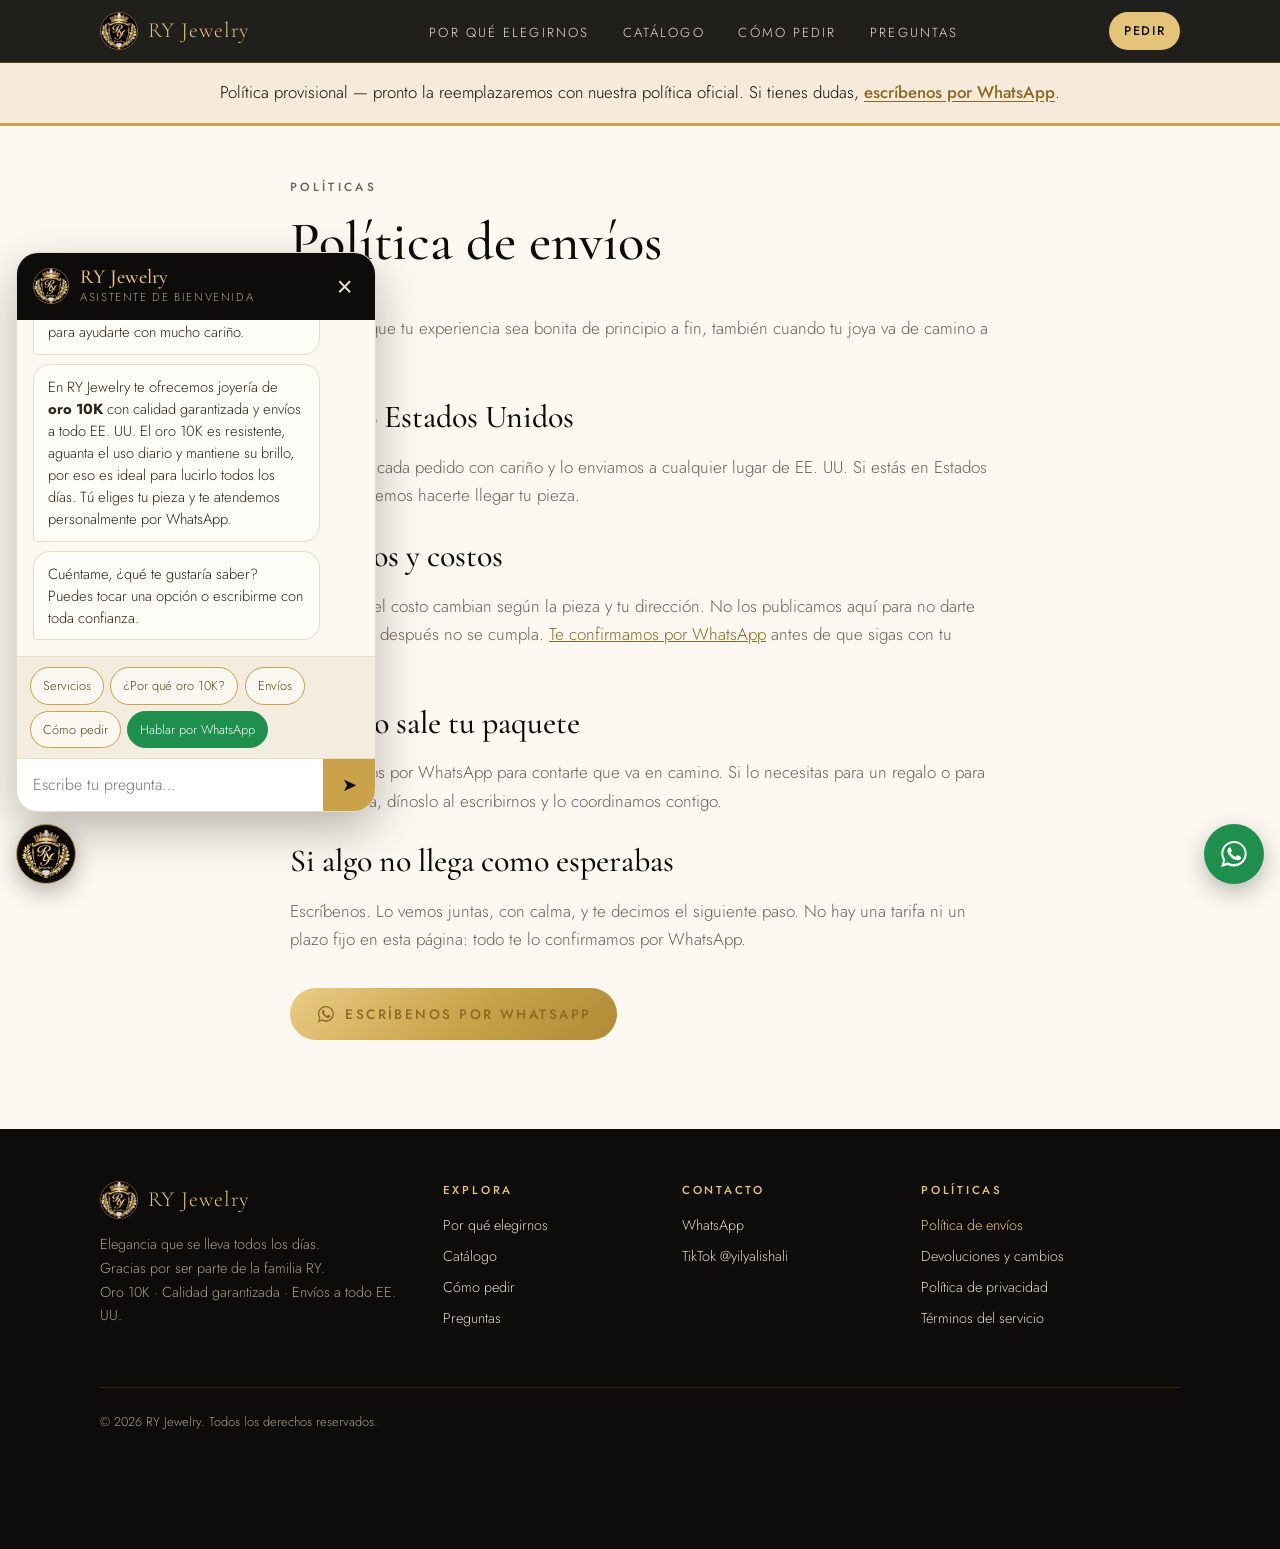
<file: envios.html>
<!doctype html>
<html lang="es">
<head>
<meta charset="utf-8">
<meta name="viewport" content="width=device-width, initial-scale=1, viewport-fit=cover">
<title>Política de envíos · RY Jewelry</title>
<meta name="description" content="Política provisional de envíos de RY Jewelry. Enviamos a todo EE. UU. y te confirmamos tiempos y costos por WhatsApp.">
<meta name="robots" content="noindex, nofollow">
<meta name="theme-color" content="#0E0C0A">
<link rel="icon" href="favicon.ico" sizes="any">
<link rel="icon" type="image/png" sizes="32x32" href="img/icon-32.png">
<link rel="apple-touch-icon" href="img/icon-180.png">
<link rel="manifest" href="site.webmanifest">
<link rel="stylesheet" href="chatbot.css">
<link rel="preconnect" href="https://fonts.googleapis.com">
<link rel="preconnect" href="https://fonts.gstatic.com" crossorigin>
<link href="https://fonts.googleapis.com/css2?family=Cormorant+Garamond:ital,wght@0,500;0,600;1,500&family=Jost:wght@300;400;500&display=swap" rel="stylesheet">
<style>
:root{
  --ink:#0E0C0A; --ink-2:#1A1612; --ivory:#FDF9F2; --cream:#F6EBDA; --line:#EBDDC4;
  --gold:#C9A24A; --gold-2:#E4C478; --gold-deep:#8A6A22; --text:#2A241D; --muted:#6B6155;
  --wa:#1F8F4E;
  --serif:"Cormorant Garamond", "Times New Roman", Georgia, serif;
  --sans:"Jost", system-ui, -apple-system, "Segoe UI", sans-serif;
  --r:999px; --max:1120px;
}
*{box-sizing:border-box}
html{scroll-behavior:smooth;-webkit-text-size-adjust:100%}
@media (prefers-reduced-motion:reduce){html{scroll-behavior:auto}*{animation:none!important;transition:none!important}}
body{margin:0;font-family:var(--sans);font-weight:300;color:var(--text);background:var(--ivory);line-height:1.65;font-size:17px}
img{max-width:100%;display:block}
a{color:inherit}
:focus-visible{outline:2px solid var(--gold);outline-offset:3px}
.skip{position:absolute;left:-999px;top:0;background:var(--gold);color:var(--ink);padding:.6rem 1rem;z-index:100}
.skip:focus{left:1rem;top:1rem}
.wrap{max-width:var(--max);margin:0 auto;padding:0 1.25rem}
.eyebrow{font-size:.74rem;letter-spacing:.28em;text-transform:uppercase;color:var(--gold-deep);font-weight:500;margin:0 0 .9rem}
h1,h2{font-family:var(--serif);font-weight:500;line-height:1.15;margin:0;color:var(--ink)}
h1{font-size:clamp(2.2rem,6vw,3.4rem)}
h2{font-size:clamp(1.55rem,3vw,2rem);margin:1.8rem 0 .45rem}
.rule{width:56px;height:1px;background:var(--gold);margin:1.2rem 0 1.3rem}
header.top{position:sticky;top:0;z-index:40;background:rgba(14,12,10,.92);backdrop-filter:blur(8px);-webkit-backdrop-filter:blur(8px);border-bottom:1px solid rgba(201,162,74,.25)}
.top .wrap{display:flex;align-items:center;justify-content:space-between;height:62px;gap:1rem}
.brand{display:flex;align-items:center;gap:.6rem;text-decoration:none;color:var(--gold-2);font-family:var(--serif);font-size:1.35rem;letter-spacing:.04em}
.brand img{width:38px;height:38px;border-radius:50%;border:1px solid rgba(201,162,74,.5)}
nav.links{display:none}
nav.links a{color:#E9E1D1;text-decoration:none;font-size:.82rem;letter-spacing:.16em;text-transform:uppercase;margin-left:1.8rem}
nav.links a:hover{color:var(--gold-2)}
.top .cta-sm{font-size:.78rem;letter-spacing:.14em;text-transform:uppercase;color:var(--ink);background:var(--gold-2);padding:.55rem .9rem;text-decoration:none;border-radius:var(--r);font-weight:500;white-space:nowrap}
@media(min-width:880px){nav.links{display:block}}
.btn{display:inline-flex;align-items:center;justify-content:center;gap:.6rem;min-height:52px;padding:0 1.6rem;border-radius:var(--r);text-decoration:none;font-family:var(--sans);font-weight:500;font-size:.85rem;letter-spacing:.18em;text-transform:uppercase}
.btn-gold{background:linear-gradient(135deg,#E9CC86,#C9A24A 55%,#B08A36);color:var(--ink)}
.btn-gold:hover{filter:brightness(1.06)}
.btn svg{width:20px;height:20px;flex:none}
.banner-prov{background:var(--cream);color:var(--ink);border-bottom:3px solid var(--gold)}
.banner-prov p{max-width:var(--max);margin:0 auto;padding:1rem 1.25rem;text-align:center;font-size:1.05rem;color:var(--ink)}
.banner-prov a{color:var(--gold-deep);font-weight:500;text-underline-offset:3px}
.policy{padding:3.2rem 0 4.5rem}
.policy .sheet{max-width:740px}
.policy .lead,.policy p,.policy li{color:var(--muted)}
.policy a{color:var(--gold-deep)}
.policy .cta{margin-top:2.2rem}
footer{background:var(--ink);color:#A89D8A;padding:3.2rem 0 6.5rem;font-size:.9rem}
footer .wrap{display:grid;gap:2rem}
@media(min-width:760px){footer .wrap{grid-template-columns:1fr 1fr}}
@media(min-width:1040px){footer .wrap{grid-template-columns:1.5fr 1fr 1fr 1.25fr}}
footer h4{font-family:var(--sans);font-size:.72rem;letter-spacing:.24em;text-transform:uppercase;color:var(--gold-2);margin:0 0 .9rem;font-weight:500}
footer ul{list-style:none;padding:0;margin:0}
footer li{margin:.45rem 0}
footer a{color:#E2D9C8;text-decoration:none}
footer a:hover{color:var(--gold-2)}
footer a[aria-current="page"]{color:var(--gold-2)}
footer .brand{margin-bottom:.8rem}
footer .copy{grid-column:1/-1;border-top:1px solid rgba(201,162,74,.18);padding-top:1.4rem;font-size:.8rem}
.wa-float{position:fixed;right:16px;bottom:calc(16px + env(safe-area-inset-bottom));z-index:60;width:60px;height:60px;border-radius:50%;background:var(--wa);color:#fff;display:flex;align-items:center;justify-content:center;box-shadow:0 8px 24px rgba(0,0,0,.28);text-decoration:none}
.wa-float:hover{background:#18763F}
.wa-float svg{width:32px;height:32px}
.sr{position:absolute;width:1px;height:1px;overflow:hidden;clip:rect(0 0 0 0);white-space:nowrap}
</style>
</head>
<body>
<a class="skip" href="#contenido">Saltar al contenido</a>
<svg width="0" height="0" style="position:absolute" aria-hidden="true"><symbol id="i-wa" viewBox="0 0 32 32"><path fill="currentColor" d="M16 3C9 3 3.3 8.6 3.3 15.6c0 2.4.7 4.7 1.9 6.7L3 29l6.9-2.1c1.9 1 4 1.6 6.1 1.6 7 0 12.7-5.7 12.7-12.7S23 3 16 3zm0 23.1c-2 0-3.9-.6-5.5-1.6l-.4-.2-4.1 1.2 1.3-4-.3-.4c-1.1-1.7-1.7-3.6-1.7-5.6C5.3 9.8 10.1 5 16 5s10.7 4.8 10.7 10.6S21.9 26.1 16 26.1zm5.9-7.9c-.3-.2-1.9-.9-2.2-1-.3-.1-.5-.2-.7.2-.2.3-.8 1-1 1.2-.2.2-.4.2-.7.1-.3-.2-1.4-.5-2.6-1.6-1-.9-1.6-1.9-1.8-2.2-.2-.3 0-.5.1-.7l.5-.6c.2-.2.2-.3.3-.6.1-.2 0-.4 0-.6l-1-2.4c-.3-.6-.5-.5-.7-.5h-.6c-.2 0-.6.1-.9.4-.3.3-1.2 1.2-1.2 2.9s1.2 3.3 1.4 3.6c.2.2 2.4 3.7 5.8 5.1 2.9 1.1 3.4.9 4.1.8.6-.1 1.9-.8 2.2-1.5.3-.8.3-1.4.2-1.5-.1-.2-.3-.3-.6-.4z"/></symbol></svg>
<header class="top">
  <div class="wrap">
    <a class="brand" href="index.html#inicio" aria-label="RY Jewelry, inicio"><img src="img/icon-192.png" alt="" width="38" height="38">RY Jewelry</a>
    <nav class="links" aria-label="Principal">
      <a href="index.html#por-que">Por qué elegirnos</a>
      <a href="index.html#catalogo">Catálogo</a>
      <a href="index.html#como-pedir">Cómo pedir</a>
      <a href="index.html#preguntas">Preguntas</a>
    </nav>
    <a class="cta-sm" href="https://wa.me/message/3DJVH3QBPEJBI1" target="_blank" rel="noopener">Pedir</a>
  </div>
</header>
<!-- PROVISIONAL: reemplazar con política real del cliente -->
<div class="banner-prov" role="note">
  <p>Política provisional — pronto la reemplazaremos con nuestra política oficial. Si tienes dudas, <a href="https://wa.me/message/3DJVH3QBPEJBI1" target="_blank" rel="noopener">escríbenos por WhatsApp</a>.</p>
</div>
<main id="contenido" class="policy">
  <article class="wrap sheet">

      <p class="eyebrow">Políticas</p>
      <h1>Política de envíos</h1>
      <div class="rule"></div>
      <p class="lead">Queremos que tu experiencia sea bonita de principio a fin, también cuando tu joya va de camino a tu casa.</p>
      <h2>A todo Estados Unidos</h2>
      <p>Preparamos cada pedido con cariño y lo enviamos a cualquier lugar de EE. UU. Si estás en Estados Unidos, podemos hacerte llegar tu pieza.</p>
      <h2>Tiempos y costos</h2>
      <p>El tiempo y el costo cambian según la pieza y tu dirección. No los publicamos aquí para no darte un dato que después no se cumpla. <a href="https://wa.me/message/3DJVH3QBPEJBI1" target="_blank" rel="noopener">Te confirmamos por WhatsApp</a> antes de que sigas con tu pedido.</p>
      <h2>Cuando sale tu paquete</h2>
      <p>Te escribimos por WhatsApp para contarte que va en camino. Si lo necesitas para un regalo o para otra persona, dínoslo al escribirnos y lo coordinamos contigo.</p>
      <h2>Si algo no llega como esperabas</h2>
      <p>Escríbenos. Lo vemos juntas, con calma, y te decimos el siguiente paso. No hay una tarifa ni un plazo fijo en esta página: todo te lo confirmamos por WhatsApp.</p>

    <p class="cta"><a class="btn btn-gold" href="https://wa.me/message/3DJVH3QBPEJBI1" target="_blank" rel="noopener"><svg aria-hidden="true"><use href="#i-wa"/></svg>Escríbenos por WhatsApp</a></p>
  </article>
</main>
<footer>
  <div class="wrap">
    <div>
      <a class="brand" href="index.html#inicio"><img src="img/icon-192.png" alt="" width="38" height="38">RY Jewelry</a>
      <p>Elegancia que se lleva todos los días.<br>Gracias por ser parte de la familia RY.<br>Oro 10K · Calidad garantizada · Envíos a todo EE. UU.</p>
    </div>
    <div>
      <h4>Explora</h4>
      <ul><li><a href="index.html#por-que">Por qué elegirnos</a></li><li><a href="index.html#catalogo">Catálogo</a></li><li><a href="index.html#como-pedir">Cómo pedir</a></li><li><a href="index.html#preguntas">Preguntas</a></li></ul>
    </div>
    <div>
      <h4>Contacto</h4>
      <ul><li><a href="https://wa.me/message/3DJVH3QBPEJBI1" target="_blank" rel="noopener">WhatsApp</a></li><li><a href="https://www.tiktok.com/@yilyalishali" target="_blank" rel="noopener">TikTok @yilyalishali</a></li></ul>
    </div>
    <div>
      <h4>Políticas</h4>
      <ul>
        <li><a href="envios.html" aria-current="page">Política de envíos</a></li>
        <li><a href="devoluciones.html">Devoluciones y cambios</a></li>
        <li><a href="privacidad.html">Política de privacidad</a></li>
        <li><a href="terminos.html">Términos del servicio</a></li>
      </ul>
    </div>
    <p class="copy">© <span id="y">2026</span> RY Jewelry. Todos los derechos reservados.</p>
  </div>
</footer>
<a class="wa-float" href="https://wa.me/message/3DJVH3QBPEJBI1" target="_blank" rel="noopener" aria-label="Pedir por WhatsApp (se abre en una nueva pestaña)"><svg aria-hidden="true"><use href="#i-wa"/></svg></a>
<script src="chatbot.js" defer></script>
<script>document.getElementById('y').textContent=new Date().getFullYear();</script>
</body>
</html>
</file>
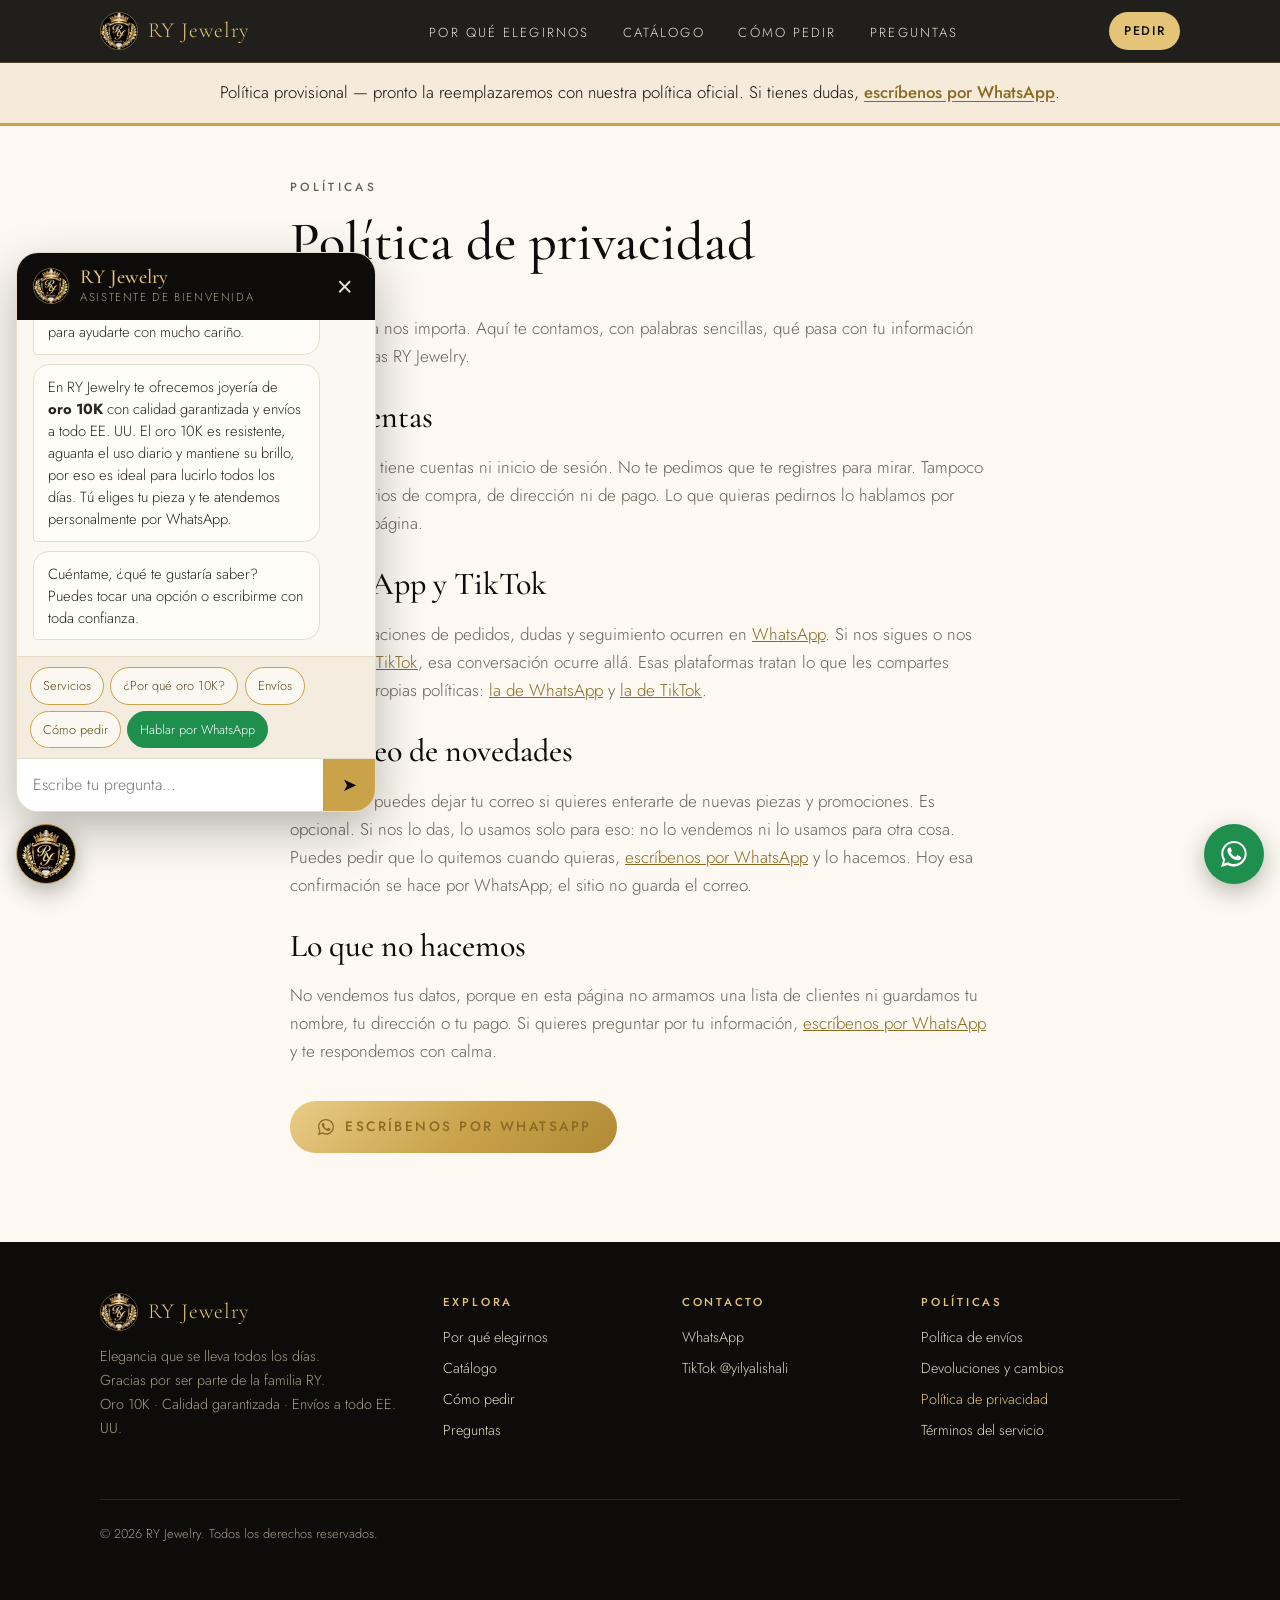
<file: privacidad.html>
<!doctype html>
<html lang="es">
<head>
<meta charset="utf-8">
<meta name="viewport" content="width=device-width, initial-scale=1, viewport-fit=cover">
<title>Política de privacidad · RY Jewelry</title>
<meta name="description" content="Política provisional de privacidad de RY Jewelry. Sin cuentas. El correo del boletín, si lo dejas, es solo para promociones. Las conversaciones ocurren en WhatsApp y TikTok.">
<meta name="robots" content="noindex, nofollow">
<meta name="theme-color" content="#0E0C0A">
<link rel="icon" href="favicon.ico" sizes="any">
<link rel="icon" type="image/png" sizes="32x32" href="img/icon-32.png">
<link rel="apple-touch-icon" href="img/icon-180.png">
<link rel="manifest" href="site.webmanifest">
<link rel="stylesheet" href="chatbot.css">
<link rel="preconnect" href="https://fonts.googleapis.com">
<link rel="preconnect" href="https://fonts.gstatic.com" crossorigin>
<link href="https://fonts.googleapis.com/css2?family=Cormorant+Garamond:ital,wght@0,500;0,600;1,500&family=Jost:wght@300;400;500&display=swap" rel="stylesheet">
<style>
:root{
  --ink:#0E0C0A; --ink-2:#1A1612; --ivory:#FDF9F2; --cream:#F6EBDA; --line:#EBDDC4;
  --gold:#C9A24A; --gold-2:#E4C478; --gold-deep:#8A6A22; --text:#2A241D; --muted:#6B6155;
  --wa:#1F8F4E;
  --serif:"Cormorant Garamond", "Times New Roman", Georgia, serif;
  --sans:"Jost", system-ui, -apple-system, "Segoe UI", sans-serif;
  --r:999px; --max:1120px;
}
*{box-sizing:border-box}
html{scroll-behavior:smooth;-webkit-text-size-adjust:100%}
@media (prefers-reduced-motion:reduce){html{scroll-behavior:auto}*{animation:none!important;transition:none!important}}
body{margin:0;font-family:var(--sans);font-weight:300;color:var(--text);background:var(--ivory);line-height:1.65;font-size:17px}
img{max-width:100%;display:block}
a{color:inherit}
:focus-visible{outline:2px solid var(--gold);outline-offset:3px}
.skip{position:absolute;left:-999px;top:0;background:var(--gold);color:var(--ink);padding:.6rem 1rem;z-index:100}
.skip:focus{left:1rem;top:1rem}
.wrap{max-width:var(--max);margin:0 auto;padding:0 1.25rem}
.eyebrow{font-size:.74rem;letter-spacing:.28em;text-transform:uppercase;color:var(--gold-deep);font-weight:500;margin:0 0 .9rem}
h1,h2{font-family:var(--serif);font-weight:500;line-height:1.15;margin:0;color:var(--ink)}
h1{font-size:clamp(2.2rem,6vw,3.4rem)}
h2{font-size:clamp(1.55rem,3vw,2rem);margin:1.8rem 0 .45rem}
.rule{width:56px;height:1px;background:var(--gold);margin:1.2rem 0 1.3rem}
header.top{position:sticky;top:0;z-index:40;background:rgba(14,12,10,.92);backdrop-filter:blur(8px);-webkit-backdrop-filter:blur(8px);border-bottom:1px solid rgba(201,162,74,.25)}
.top .wrap{display:flex;align-items:center;justify-content:space-between;height:62px;gap:1rem}
.brand{display:flex;align-items:center;gap:.6rem;text-decoration:none;color:var(--gold-2);font-family:var(--serif);font-size:1.35rem;letter-spacing:.04em}
.brand img{width:38px;height:38px;border-radius:50%;border:1px solid rgba(201,162,74,.5)}
nav.links{display:none}
nav.links a{color:#E9E1D1;text-decoration:none;font-size:.82rem;letter-spacing:.16em;text-transform:uppercase;margin-left:1.8rem}
nav.links a:hover{color:var(--gold-2)}
.top .cta-sm{font-size:.78rem;letter-spacing:.14em;text-transform:uppercase;color:var(--ink);background:var(--gold-2);padding:.55rem .9rem;text-decoration:none;border-radius:var(--r);font-weight:500;white-space:nowrap}
@media(min-width:880px){nav.links{display:block}}
.btn{display:inline-flex;align-items:center;justify-content:center;gap:.6rem;min-height:52px;padding:0 1.6rem;border-radius:var(--r);text-decoration:none;font-family:var(--sans);font-weight:500;font-size:.85rem;letter-spacing:.18em;text-transform:uppercase}
.btn-gold{background:linear-gradient(135deg,#E9CC86,#C9A24A 55%,#B08A36);color:var(--ink)}
.btn-gold:hover{filter:brightness(1.06)}
.btn svg{width:20px;height:20px;flex:none}
.banner-prov{background:var(--cream);color:var(--ink);border-bottom:3px solid var(--gold)}
.banner-prov p{max-width:var(--max);margin:0 auto;padding:1rem 1.25rem;text-align:center;font-size:1.05rem;color:var(--ink)}
.banner-prov a{color:var(--gold-deep);font-weight:500;text-underline-offset:3px}
.policy{padding:3.2rem 0 4.5rem}
.policy .sheet{max-width:740px}
.policy .lead,.policy p,.policy li{color:var(--muted)}
.policy a{color:var(--gold-deep)}
.policy .cta{margin-top:2.2rem}
footer{background:var(--ink);color:#A89D8A;padding:3.2rem 0 6.5rem;font-size:.9rem}
footer .wrap{display:grid;gap:2rem}
@media(min-width:760px){footer .wrap{grid-template-columns:1fr 1fr}}
@media(min-width:1040px){footer .wrap{grid-template-columns:1.5fr 1fr 1fr 1.25fr}}
footer h4{font-family:var(--sans);font-size:.72rem;letter-spacing:.24em;text-transform:uppercase;color:var(--gold-2);margin:0 0 .9rem;font-weight:500}
footer ul{list-style:none;padding:0;margin:0}
footer li{margin:.45rem 0}
footer a{color:#E2D9C8;text-decoration:none}
footer a:hover{color:var(--gold-2)}
footer a[aria-current="page"]{color:var(--gold-2)}
footer .brand{margin-bottom:.8rem}
footer .copy{grid-column:1/-1;border-top:1px solid rgba(201,162,74,.18);padding-top:1.4rem;font-size:.8rem}
.wa-float{position:fixed;right:16px;bottom:calc(16px + env(safe-area-inset-bottom));z-index:60;width:60px;height:60px;border-radius:50%;background:var(--wa);color:#fff;display:flex;align-items:center;justify-content:center;box-shadow:0 8px 24px rgba(0,0,0,.28);text-decoration:none}
.wa-float:hover{background:#18763F}
.wa-float svg{width:32px;height:32px}
.sr{position:absolute;width:1px;height:1px;overflow:hidden;clip:rect(0 0 0 0);white-space:nowrap}
</style>
</head>
<body>
<a class="skip" href="#contenido">Saltar al contenido</a>
<svg width="0" height="0" style="position:absolute" aria-hidden="true"><symbol id="i-wa" viewBox="0 0 32 32"><path fill="currentColor" d="M16 3C9 3 3.3 8.6 3.3 15.6c0 2.4.7 4.7 1.9 6.7L3 29l6.9-2.1c1.9 1 4 1.6 6.1 1.6 7 0 12.7-5.7 12.7-12.7S23 3 16 3zm0 23.1c-2 0-3.9-.6-5.5-1.6l-.4-.2-4.1 1.2 1.3-4-.3-.4c-1.1-1.7-1.7-3.6-1.7-5.6C5.3 9.8 10.1 5 16 5s10.7 4.8 10.7 10.6S21.9 26.1 16 26.1zm5.9-7.9c-.3-.2-1.9-.9-2.2-1-.3-.1-.5-.2-.7.2-.2.3-.8 1-1 1.2-.2.2-.4.2-.7.1-.3-.2-1.4-.5-2.6-1.6-1-.9-1.6-1.9-1.8-2.2-.2-.3 0-.5.1-.7l.5-.6c.2-.2.2-.3.3-.6.1-.2 0-.4 0-.6l-1-2.4c-.3-.6-.5-.5-.7-.5h-.6c-.2 0-.6.1-.9.4-.3.3-1.2 1.2-1.2 2.9s1.2 3.3 1.4 3.6c.2.2 2.4 3.7 5.8 5.1 2.9 1.1 3.4.9 4.1.8.6-.1 1.9-.8 2.2-1.5.3-.8.3-1.4.2-1.5-.1-.2-.3-.3-.6-.4z"/></symbol></svg>
<header class="top">
  <div class="wrap">
    <a class="brand" href="index.html#inicio" aria-label="RY Jewelry, inicio"><img src="img/icon-192.png" alt="" width="38" height="38">RY Jewelry</a>
    <nav class="links" aria-label="Principal">
      <a href="index.html#por-que">Por qué elegirnos</a>
      <a href="index.html#catalogo">Catálogo</a>
      <a href="index.html#como-pedir">Cómo pedir</a>
      <a href="index.html#preguntas">Preguntas</a>
    </nav>
    <a class="cta-sm" href="https://wa.me/message/3DJVH3QBPEJBI1" target="_blank" rel="noopener">Pedir</a>
  </div>
</header>
<!-- PROVISIONAL: reemplazar con política real del cliente -->
<div class="banner-prov" role="note">
  <p>Política provisional — pronto la reemplazaremos con nuestra política oficial. Si tienes dudas, <a href="https://wa.me/message/3DJVH3QBPEJBI1" target="_blank" rel="noopener">escríbenos por WhatsApp</a>.</p>
</div>
<main id="contenido" class="policy">
  <article class="wrap sheet">

      <p class="eyebrow">Políticas</p>
      <h1>Política de privacidad</h1>
      <div class="rule"></div>
      <p class="lead">Tu confianza nos importa. Aquí te contamos, con palabras sencillas, qué pasa con tu información cuando visitas RY Jewelry.</p>
      <h2>Sin cuentas</h2>
      <p>Este sitio no tiene cuentas ni inicio de sesión. No te pedimos que te registres para mirar. Tampoco hay formularios de compra, de dirección ni de pago. Lo que quieras pedirnos lo hablamos por fuera de la página.</p>
      <h2>WhatsApp y TikTok</h2>
      <p>Las conversaciones de pedidos, dudas y seguimiento ocurren en <a href="https://wa.me/message/3DJVH3QBPEJBI1" target="_blank" rel="noopener">WhatsApp</a>. Si nos sigues o nos escribes en <a href="https://www.tiktok.com/@yilyalishali" target="_blank" rel="noopener">TikTok</a>, esa conversación ocurre allá. Esas plataformas tratan lo que les compartes según sus propias políticas: <a href="https://www.whatsapp.com/legal/privacy-policy" target="_blank" rel="noopener">la de WhatsApp</a> y <a href="https://www.tiktok.com/legal/privacy-policy" target="_blank" rel="noopener">la de TikTok</a>.</p>
      <h2>El correo de novedades</h2>
      <p>En el inicio puedes dejar tu correo si quieres enterarte de nuevas piezas y promociones. Es opcional. Si nos lo das, lo usamos solo para eso: no lo vendemos ni lo usamos para otra cosa. Puedes pedir que lo quitemos cuando quieras, <a href="https://wa.me/message/3DJVH3QBPEJBI1" target="_blank" rel="noopener">escríbenos por WhatsApp</a> y lo hacemos. Hoy esa confirmación se hace por WhatsApp; el sitio no guarda el correo.</p>
      <h2>Lo que no hacemos</h2>
      <p>No vendemos tus datos, porque en esta página no armamos una lista de clientes ni guardamos tu nombre, tu dirección o tu pago. Si quieres preguntar por tu información, <a href="https://wa.me/message/3DJVH3QBPEJBI1" target="_blank" rel="noopener">escríbenos por WhatsApp</a> y te respondemos con calma.</p>

    <p class="cta"><a class="btn btn-gold" href="https://wa.me/message/3DJVH3QBPEJBI1" target="_blank" rel="noopener"><svg aria-hidden="true"><use href="#i-wa"/></svg>Escríbenos por WhatsApp</a></p>
  </article>
</main>
<footer>
  <div class="wrap">
    <div>
      <a class="brand" href="index.html#inicio"><img src="img/icon-192.png" alt="" width="38" height="38">RY Jewelry</a>
      <p>Elegancia que se lleva todos los días.<br>Gracias por ser parte de la familia RY.<br>Oro 10K · Calidad garantizada · Envíos a todo EE. UU.</p>
    </div>
    <div>
      <h4>Explora</h4>
      <ul><li><a href="index.html#por-que">Por qué elegirnos</a></li><li><a href="index.html#catalogo">Catálogo</a></li><li><a href="index.html#como-pedir">Cómo pedir</a></li><li><a href="index.html#preguntas">Preguntas</a></li></ul>
    </div>
    <div>
      <h4>Contacto</h4>
      <ul><li><a href="https://wa.me/message/3DJVH3QBPEJBI1" target="_blank" rel="noopener">WhatsApp</a></li><li><a href="https://www.tiktok.com/@yilyalishali" target="_blank" rel="noopener">TikTok @yilyalishali</a></li></ul>
    </div>
    <div>
      <h4>Políticas</h4>
      <ul>
        <li><a href="envios.html">Política de envíos</a></li>
        <li><a href="devoluciones.html">Devoluciones y cambios</a></li>
        <li><a href="privacidad.html" aria-current="page">Política de privacidad</a></li>
        <li><a href="terminos.html">Términos del servicio</a></li>
      </ul>
    </div>
    <p class="copy">© <span id="y">2026</span> RY Jewelry. Todos los derechos reservados.</p>
  </div>
</footer>
<a class="wa-float" href="https://wa.me/message/3DJVH3QBPEJBI1" target="_blank" rel="noopener" aria-label="Pedir por WhatsApp (se abre en una nueva pestaña)"><svg aria-hidden="true"><use href="#i-wa"/></svg></a>
<script src="chatbot.js" defer></script>
<script>document.getElementById('y').textContent=new Date().getFullYear();</script>
</body>
</html>
</file>
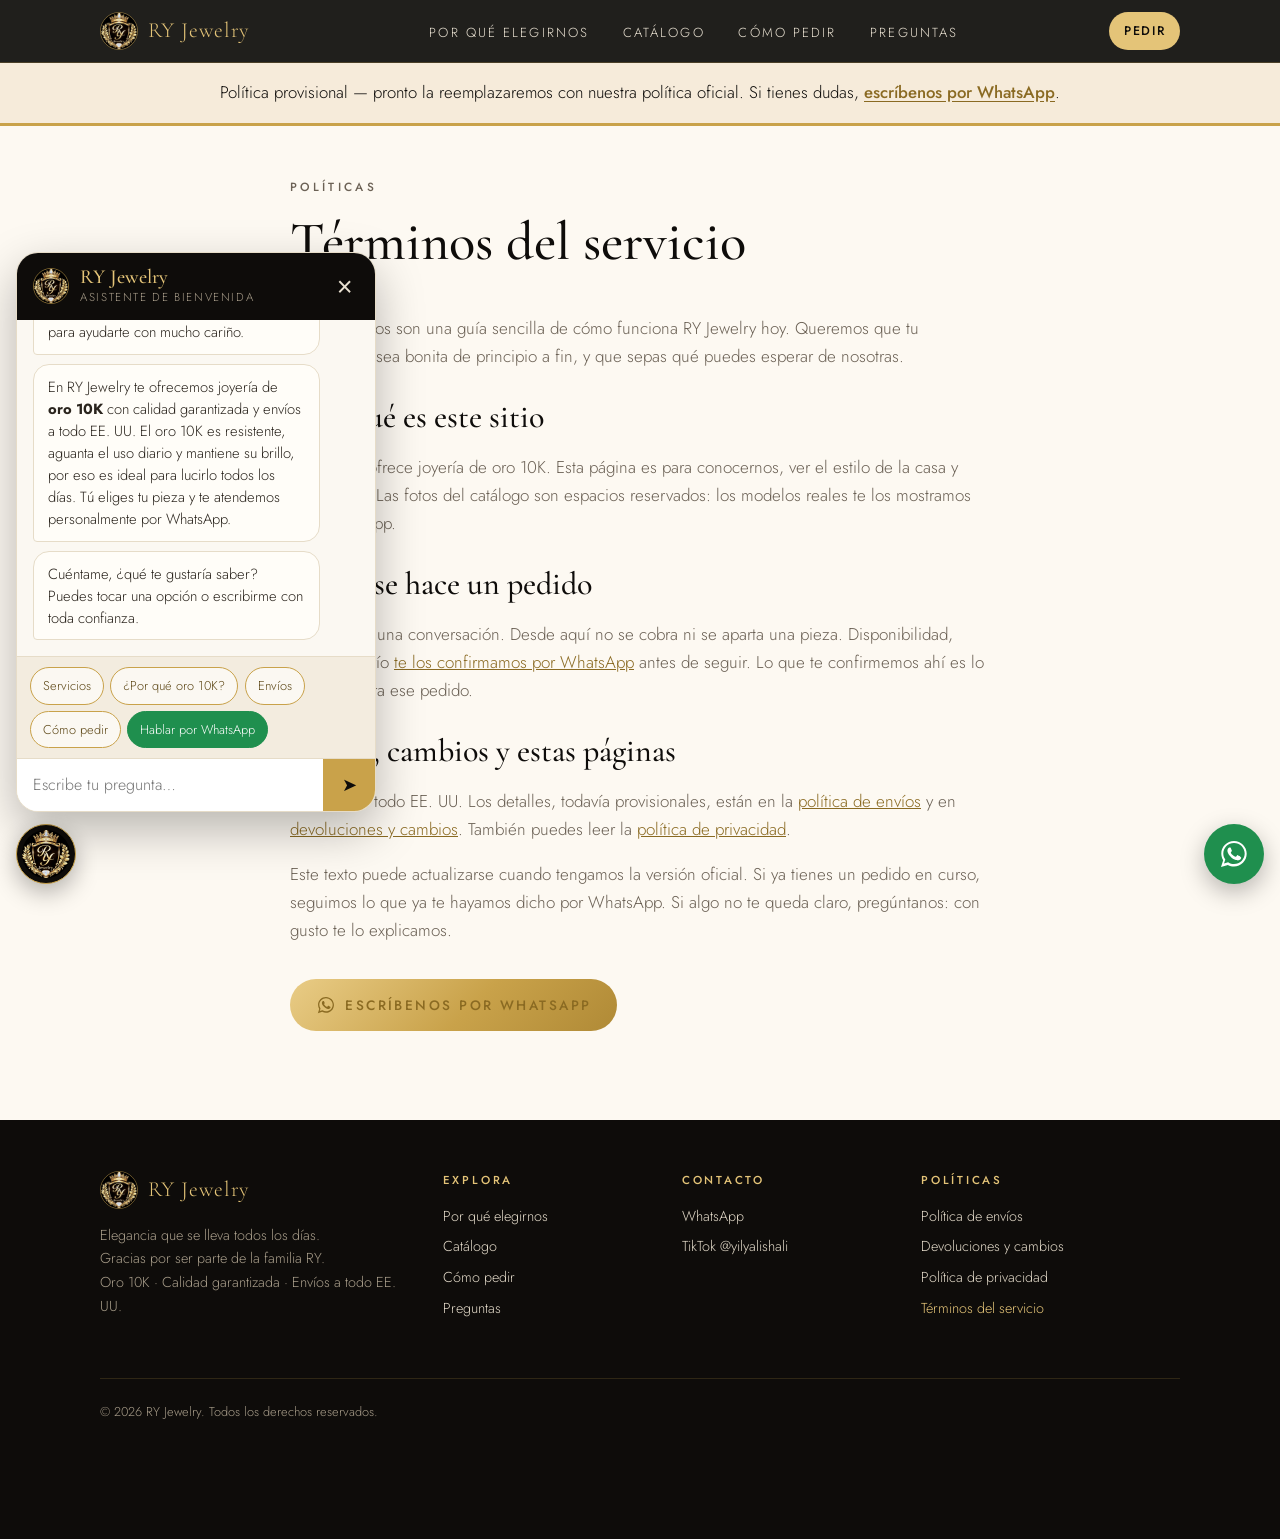
<file: terminos.html>
<!doctype html>
<html lang="es">
<head>
<meta charset="utf-8">
<meta name="viewport" content="width=device-width, initial-scale=1, viewport-fit=cover">
<title>Términos del servicio · RY Jewelry</title>
<meta name="description" content="Términos provisionales del servicio de RY Jewelry. Las compras se confirman por WhatsApp.">
<meta name="robots" content="noindex, nofollow">
<meta name="theme-color" content="#0E0C0A">
<link rel="icon" href="favicon.ico" sizes="any">
<link rel="icon" type="image/png" sizes="32x32" href="img/icon-32.png">
<link rel="apple-touch-icon" href="img/icon-180.png">
<link rel="manifest" href="site.webmanifest">
<link rel="stylesheet" href="chatbot.css">
<link rel="preconnect" href="https://fonts.googleapis.com">
<link rel="preconnect" href="https://fonts.gstatic.com" crossorigin>
<link href="https://fonts.googleapis.com/css2?family=Cormorant+Garamond:ital,wght@0,500;0,600;1,500&family=Jost:wght@300;400;500&display=swap" rel="stylesheet">
<style>
:root{
  --ink:#0E0C0A; --ink-2:#1A1612; --ivory:#FDF9F2; --cream:#F6EBDA; --line:#EBDDC4;
  --gold:#C9A24A; --gold-2:#E4C478; --gold-deep:#8A6A22; --text:#2A241D; --muted:#6B6155;
  --wa:#1F8F4E;
  --serif:"Cormorant Garamond", "Times New Roman", Georgia, serif;
  --sans:"Jost", system-ui, -apple-system, "Segoe UI", sans-serif;
  --r:999px; --max:1120px;
}
*{box-sizing:border-box}
html{scroll-behavior:smooth;-webkit-text-size-adjust:100%}
@media (prefers-reduced-motion:reduce){html{scroll-behavior:auto}*{animation:none!important;transition:none!important}}
body{margin:0;font-family:var(--sans);font-weight:300;color:var(--text);background:var(--ivory);line-height:1.65;font-size:17px}
img{max-width:100%;display:block}
a{color:inherit}
:focus-visible{outline:2px solid var(--gold);outline-offset:3px}
.skip{position:absolute;left:-999px;top:0;background:var(--gold);color:var(--ink);padding:.6rem 1rem;z-index:100}
.skip:focus{left:1rem;top:1rem}
.wrap{max-width:var(--max);margin:0 auto;padding:0 1.25rem}
.eyebrow{font-size:.74rem;letter-spacing:.28em;text-transform:uppercase;color:var(--gold-deep);font-weight:500;margin:0 0 .9rem}
h1,h2{font-family:var(--serif);font-weight:500;line-height:1.15;margin:0;color:var(--ink)}
h1{font-size:clamp(2.2rem,6vw,3.4rem)}
h2{font-size:clamp(1.55rem,3vw,2rem);margin:1.8rem 0 .45rem}
.rule{width:56px;height:1px;background:var(--gold);margin:1.2rem 0 1.3rem}
header.top{position:sticky;top:0;z-index:40;background:rgba(14,12,10,.92);backdrop-filter:blur(8px);-webkit-backdrop-filter:blur(8px);border-bottom:1px solid rgba(201,162,74,.25)}
.top .wrap{display:flex;align-items:center;justify-content:space-between;height:62px;gap:1rem}
.brand{display:flex;align-items:center;gap:.6rem;text-decoration:none;color:var(--gold-2);font-family:var(--serif);font-size:1.35rem;letter-spacing:.04em}
.brand img{width:38px;height:38px;border-radius:50%;border:1px solid rgba(201,162,74,.5)}
nav.links{display:none}
nav.links a{color:#E9E1D1;text-decoration:none;font-size:.82rem;letter-spacing:.16em;text-transform:uppercase;margin-left:1.8rem}
nav.links a:hover{color:var(--gold-2)}
.top .cta-sm{font-size:.78rem;letter-spacing:.14em;text-transform:uppercase;color:var(--ink);background:var(--gold-2);padding:.55rem .9rem;text-decoration:none;border-radius:var(--r);font-weight:500;white-space:nowrap}
@media(min-width:880px){nav.links{display:block}}
.btn{display:inline-flex;align-items:center;justify-content:center;gap:.6rem;min-height:52px;padding:0 1.6rem;border-radius:var(--r);text-decoration:none;font-family:var(--sans);font-weight:500;font-size:.85rem;letter-spacing:.18em;text-transform:uppercase}
.btn-gold{background:linear-gradient(135deg,#E9CC86,#C9A24A 55%,#B08A36);color:var(--ink)}
.btn-gold:hover{filter:brightness(1.06)}
.btn svg{width:20px;height:20px;flex:none}
.banner-prov{background:var(--cream);color:var(--ink);border-bottom:3px solid var(--gold)}
.banner-prov p{max-width:var(--max);margin:0 auto;padding:1rem 1.25rem;text-align:center;font-size:1.05rem;color:var(--ink)}
.banner-prov a{color:var(--gold-deep);font-weight:500;text-underline-offset:3px}
.policy{padding:3.2rem 0 4.5rem}
.policy .sheet{max-width:740px}
.policy .lead,.policy p,.policy li{color:var(--muted)}
.policy a{color:var(--gold-deep)}
.policy .cta{margin-top:2.2rem}
footer{background:var(--ink);color:#A89D8A;padding:3.2rem 0 6.5rem;font-size:.9rem}
footer .wrap{display:grid;gap:2rem}
@media(min-width:760px){footer .wrap{grid-template-columns:1fr 1fr}}
@media(min-width:1040px){footer .wrap{grid-template-columns:1.5fr 1fr 1fr 1.25fr}}
footer h4{font-family:var(--sans);font-size:.72rem;letter-spacing:.24em;text-transform:uppercase;color:var(--gold-2);margin:0 0 .9rem;font-weight:500}
footer ul{list-style:none;padding:0;margin:0}
footer li{margin:.45rem 0}
footer a{color:#E2D9C8;text-decoration:none}
footer a:hover{color:var(--gold-2)}
footer a[aria-current="page"]{color:var(--gold-2)}
footer .brand{margin-bottom:.8rem}
footer .copy{grid-column:1/-1;border-top:1px solid rgba(201,162,74,.18);padding-top:1.4rem;font-size:.8rem}
.wa-float{position:fixed;right:16px;bottom:calc(16px + env(safe-area-inset-bottom));z-index:60;width:60px;height:60px;border-radius:50%;background:var(--wa);color:#fff;display:flex;align-items:center;justify-content:center;box-shadow:0 8px 24px rgba(0,0,0,.28);text-decoration:none}
.wa-float:hover{background:#18763F}
.wa-float svg{width:32px;height:32px}
.sr{position:absolute;width:1px;height:1px;overflow:hidden;clip:rect(0 0 0 0);white-space:nowrap}
</style>
</head>
<body>
<a class="skip" href="#contenido">Saltar al contenido</a>
<svg width="0" height="0" style="position:absolute" aria-hidden="true"><symbol id="i-wa" viewBox="0 0 32 32"><path fill="currentColor" d="M16 3C9 3 3.3 8.6 3.3 15.6c0 2.4.7 4.7 1.9 6.7L3 29l6.9-2.1c1.9 1 4 1.6 6.1 1.6 7 0 12.7-5.7 12.7-12.7S23 3 16 3zm0 23.1c-2 0-3.9-.6-5.5-1.6l-.4-.2-4.1 1.2 1.3-4-.3-.4c-1.1-1.7-1.7-3.6-1.7-5.6C5.3 9.8 10.1 5 16 5s10.7 4.8 10.7 10.6S21.9 26.1 16 26.1zm5.9-7.9c-.3-.2-1.9-.9-2.2-1-.3-.1-.5-.2-.7.2-.2.3-.8 1-1 1.2-.2.2-.4.2-.7.1-.3-.2-1.4-.5-2.6-1.6-1-.9-1.6-1.9-1.8-2.2-.2-.3 0-.5.1-.7l.5-.6c.2-.2.2-.3.3-.6.1-.2 0-.4 0-.6l-1-2.4c-.3-.6-.5-.5-.7-.5h-.6c-.2 0-.6.1-.9.4-.3.3-1.2 1.2-1.2 2.9s1.2 3.3 1.4 3.6c.2.2 2.4 3.7 5.8 5.1 2.9 1.1 3.4.9 4.1.8.6-.1 1.9-.8 2.2-1.5.3-.8.3-1.4.2-1.5-.1-.2-.3-.3-.6-.4z"/></symbol></svg>
<header class="top">
  <div class="wrap">
    <a class="brand" href="index.html#inicio" aria-label="RY Jewelry, inicio"><img src="img/icon-192.png" alt="" width="38" height="38">RY Jewelry</a>
    <nav class="links" aria-label="Principal">
      <a href="index.html#por-que">Por qué elegirnos</a>
      <a href="index.html#catalogo">Catálogo</a>
      <a href="index.html#como-pedir">Cómo pedir</a>
      <a href="index.html#preguntas">Preguntas</a>
    </nav>
    <a class="cta-sm" href="https://wa.me/message/3DJVH3QBPEJBI1" target="_blank" rel="noopener">Pedir</a>
  </div>
</header>
<!-- PROVISIONAL: reemplazar con política real del cliente -->
<div class="banner-prov" role="note">
  <p>Política provisional — pronto la reemplazaremos con nuestra política oficial. Si tienes dudas, <a href="https://wa.me/message/3DJVH3QBPEJBI1" target="_blank" rel="noopener">escríbenos por WhatsApp</a>.</p>
</div>
<main id="contenido" class="policy">
  <article class="wrap sheet">

      <p class="eyebrow">Políticas</p>
      <h1>Términos del servicio</h1>
      <div class="rule"></div>
      <p class="lead">Estos términos son una guía sencilla de cómo funciona RY Jewelry hoy. Queremos que tu experiencia sea bonita de principio a fin, y que sepas qué puedes esperar de nosotras.</p>
      <h2>Para qué es este sitio</h2>
      <p>RY Jewelry ofrece joyería de oro 10K. Esta página es para conocernos, ver el estilo de la casa y escribirnos. Las fotos del catálogo son espacios reservados: los modelos reales te los mostramos por WhatsApp.</p>
      <h2>Cómo se hace un pedido</h2>
      <p>Comprar es una conversación. Desde aquí no se cobra ni se aparta una pieza. Disponibilidad, precio y envío <a href="https://wa.me/message/3DJVH3QBPEJBI1" target="_blank" rel="noopener">te los confirmamos por WhatsApp</a> antes de seguir. Lo que te confirmemos ahí es lo que vale para ese pedido.</p>
      <h2>Envíos, cambios y estas páginas</h2>
      <p>Enviamos a todo EE. UU. Los detalles, todavía provisionales, están en la <a href="envios.html">política de envíos</a> y en <a href="devoluciones.html">devoluciones y cambios</a>. También puedes leer la <a href="privacidad.html">política de privacidad</a>.</p>
      <p>Este texto puede actualizarse cuando tengamos la versión oficial. Si ya tienes un pedido en curso, seguimos lo que ya te hayamos dicho por WhatsApp. Si algo no te queda claro, pregúntanos: con gusto te lo explicamos.</p>

    <p class="cta"><a class="btn btn-gold" href="https://wa.me/message/3DJVH3QBPEJBI1" target="_blank" rel="noopener"><svg aria-hidden="true"><use href="#i-wa"/></svg>Escríbenos por WhatsApp</a></p>
  </article>
</main>
<footer>
  <div class="wrap">
    <div>
      <a class="brand" href="index.html#inicio"><img src="img/icon-192.png" alt="" width="38" height="38">RY Jewelry</a>
      <p>Elegancia que se lleva todos los días.<br>Gracias por ser parte de la familia RY.<br>Oro 10K · Calidad garantizada · Envíos a todo EE. UU.</p>
    </div>
    <div>
      <h4>Explora</h4>
      <ul><li><a href="index.html#por-que">Por qué elegirnos</a></li><li><a href="index.html#catalogo">Catálogo</a></li><li><a href="index.html#como-pedir">Cómo pedir</a></li><li><a href="index.html#preguntas">Preguntas</a></li></ul>
    </div>
    <div>
      <h4>Contacto</h4>
      <ul><li><a href="https://wa.me/message/3DJVH3QBPEJBI1" target="_blank" rel="noopener">WhatsApp</a></li><li><a href="https://www.tiktok.com/@yilyalishali" target="_blank" rel="noopener">TikTok @yilyalishali</a></li></ul>
    </div>
    <div>
      <h4>Políticas</h4>
      <ul>
        <li><a href="envios.html">Política de envíos</a></li>
        <li><a href="devoluciones.html">Devoluciones y cambios</a></li>
        <li><a href="privacidad.html">Política de privacidad</a></li>
        <li><a href="terminos.html" aria-current="page">Términos del servicio</a></li>
      </ul>
    </div>
    <p class="copy">© <span id="y">2026</span> RY Jewelry. Todos los derechos reservados.</p>
  </div>
</footer>
<a class="wa-float" href="https://wa.me/message/3DJVH3QBPEJBI1" target="_blank" rel="noopener" aria-label="Pedir por WhatsApp (se abre en una nueva pestaña)"><svg aria-hidden="true"><use href="#i-wa"/></svg></a>
<script src="chatbot.js" defer></script>
<script>document.getElementById('y').textContent=new Date().getFullYear();</script>
</body>
</html>
</file>
<file: chatbot.css>
.rybot{position:fixed;left:16px;bottom:calc(16px + env(safe-area-inset-bottom));z-index:70;font-family:var(--sans,system-ui)}
.rybot-toggle{position:relative;width:60px;height:60px;border-radius:50%;border:1px solid #C9A24A;background:#0E0C0A;padding:0;cursor:pointer;box-shadow:0 8px 24px rgba(0,0,0,.3);display:flex;align-items:center;justify-content:center}
.rybot-toggle img{width:48px;height:48px;border-radius:50%}
.rybot-dot{position:absolute;top:4px;right:4px;width:12px;height:12px;border-radius:50%;background:#E4C478;border:2px solid #0E0C0A}
.rybot.abierto .rybot-dot{display:none}
.rybot-panel{padding:0;position:absolute;left:0;bottom:72px;width:min(360px,calc(100vw - 32px));max-height:min(560px,calc(100vh - 110px));display:flex;flex-direction:column;background:#FBF8F2;border:1px solid #E6DCC8;border-radius:22px;overflow:hidden;transform-origin:bottom left;animation:rybot-in .25s ease;box-shadow:0 18px 48px rgba(0,0,0,.28)}
.rybot-panel[hidden]{display:none}
.rybot-head{display:flex;align-items:center;gap:.7rem;padding:.8rem 1rem;background:#0E0C0A;color:#E9E1D1}
.rybot-head img{border-radius:50%;border:1px solid rgba(201,162,74,.6)}
.rybot-head h2{font-family:var(--serif,Georgia);font-size:1.25rem;color:#E4C478;margin:0;line-height:1.1}
.rybot-head p{margin:0;font-size:.72rem;letter-spacing:.14em;text-transform:uppercase;color:#A89D8A}
.rybot-close{margin-left:auto;background:none;border:0;color:#E9E1D1;font-size:1.7rem;line-height:1;cursor:pointer;padding:.2rem .4rem}
.rybot-log{flex:1;overflow-y:auto;padding:1rem;display:flex;flex-direction:column;gap:.6rem;font-size:.92rem;line-height:1.5}
.rybot-msg{max-width:88%;padding:.65rem .9rem;border-radius:16px;animation:rybot-msg .3s ease}
@keyframes rybot-in{from{opacity:0;transform:scale(.92) translateY(8px)}to{opacity:1;transform:none}}
@keyframes rybot-msg{from{opacity:0;transform:translateY(6px)}to{opacity:1;transform:none}}
@keyframes rybot-pulso{0%,100%{box-shadow:0 0 0 0 rgba(228,196,120,.55)}50%{box-shadow:0 0 0 8px rgba(228,196,120,0)}}
.rybot:not(.abierto) .rybot-toggle{animation:rybot-pulso 2.6s ease-in-out 3}
@media (prefers-reduced-motion:reduce){.rybot *{animation:none!important}}
.rybot-msg ul,.rybot-msg ol{margin:.4rem 0 0;padding-left:1.1rem}
.rybot-msg li{margin:.15rem 0}
.rybot-bot{background:#FFFDF8;border:1px solid #E6DCC8;color:#2A241D;align-self:flex-start;border-bottom-left-radius:4px}
.rybot-bot a{color:#8A6A22;font-weight:500}
.rybot-usuario{background:#0E0C0A;color:#F3ECDF;align-self:flex-end;border-bottom-right-radius:4px}
.rybot-quick{display:flex;flex-wrap:wrap;gap:.4rem;padding:.6rem .8rem;border-top:1px solid #E6DCC8;background:#F3ECDF}
.rybot-quick button{font:inherit;font-size:.8rem;padding:.45rem .75rem;border-radius:99px;border:1px solid #C9A24A;background:#FBF8F2;color:#5C4615;cursor:pointer;min-height:36px}
.rybot-quick button{transition:transform .15s ease,background .15s}.rybot-quick button:hover{background:#fff;transform:translateY(-1px)}
.rybot-quick .rybot-wa{background:#1F8F4E;border-color:#1F8F4E;color:#fff}
.rybot-form{display:flex;border-top:1px solid #E6DCC8}
.rybot-form input{flex:1;font:inherit;font-size:16px;border:0;padding:.8rem 1rem;background:#fff;color:#2A241D;min-width:0}
.rybot-form button{border:0;background:#C9A24A;color:#0E0C0A;width:52px;font-size:1.1rem;cursor:pointer}
</file>
